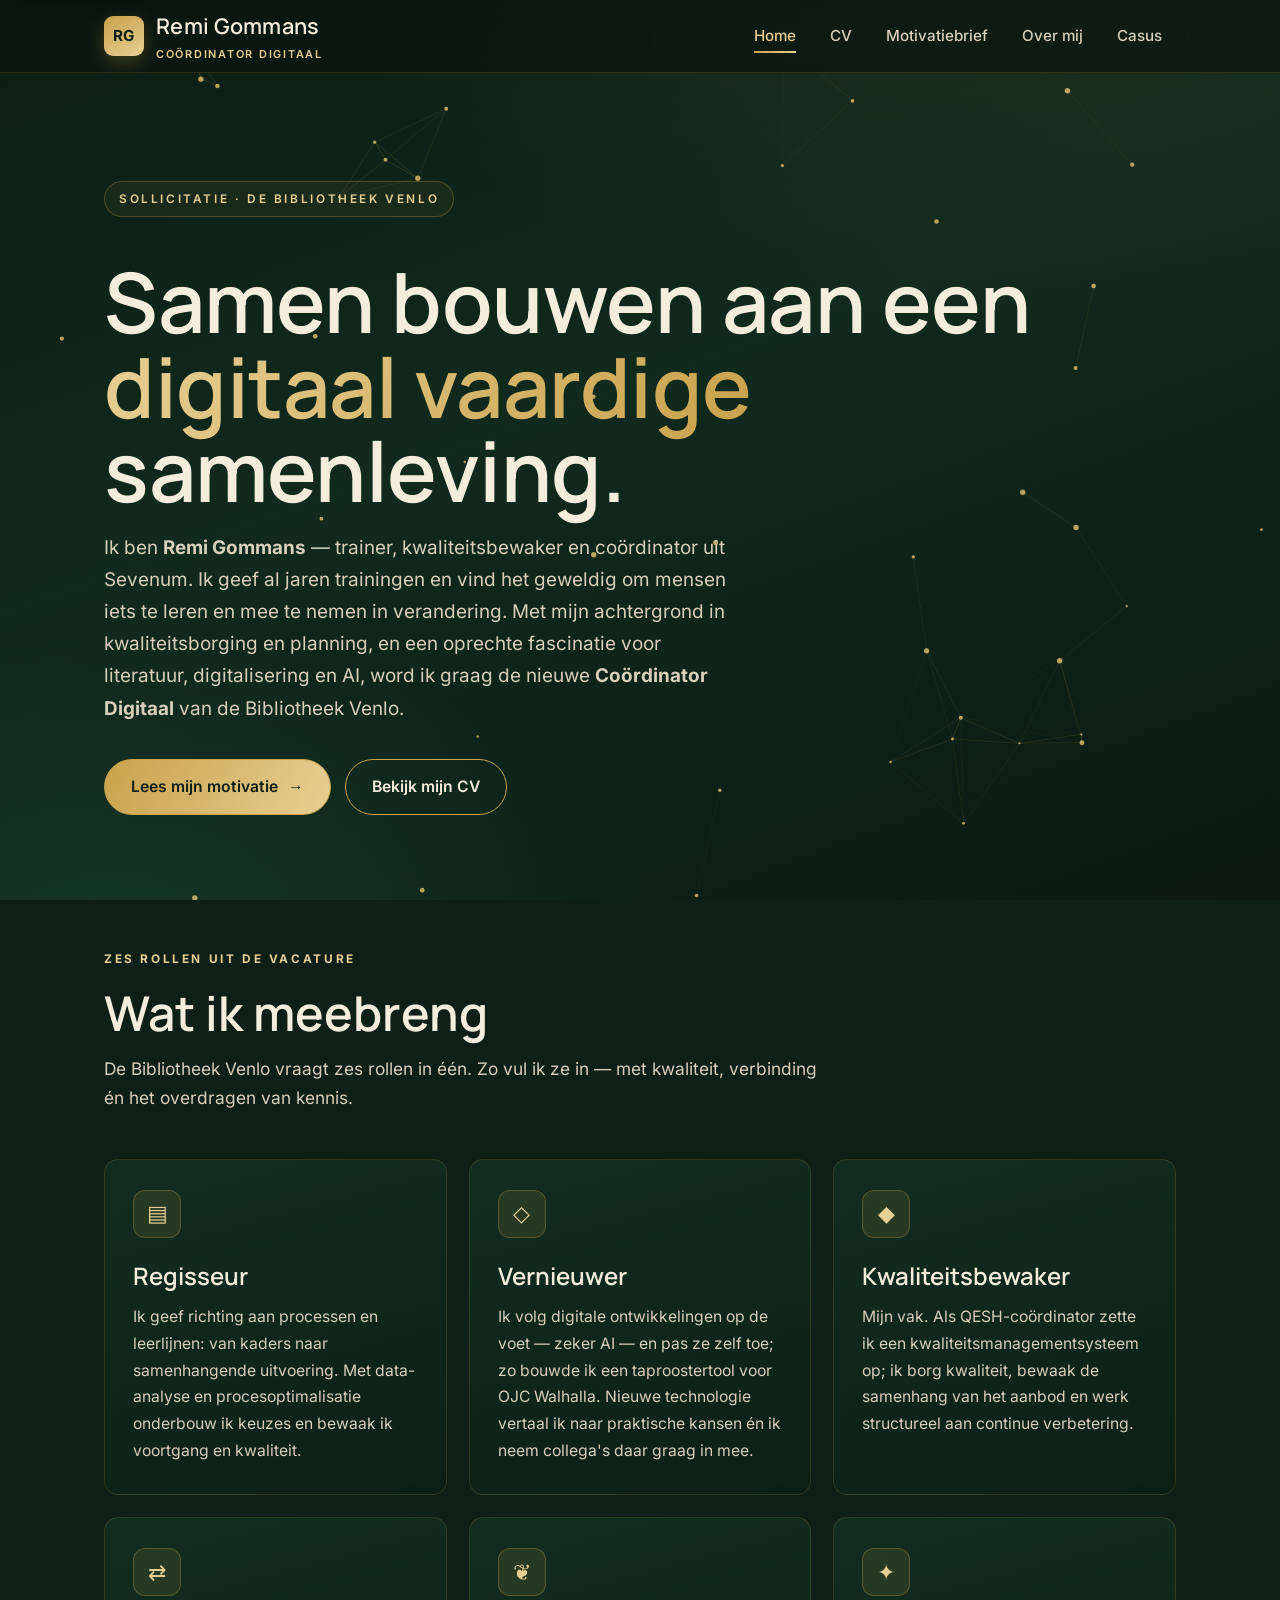
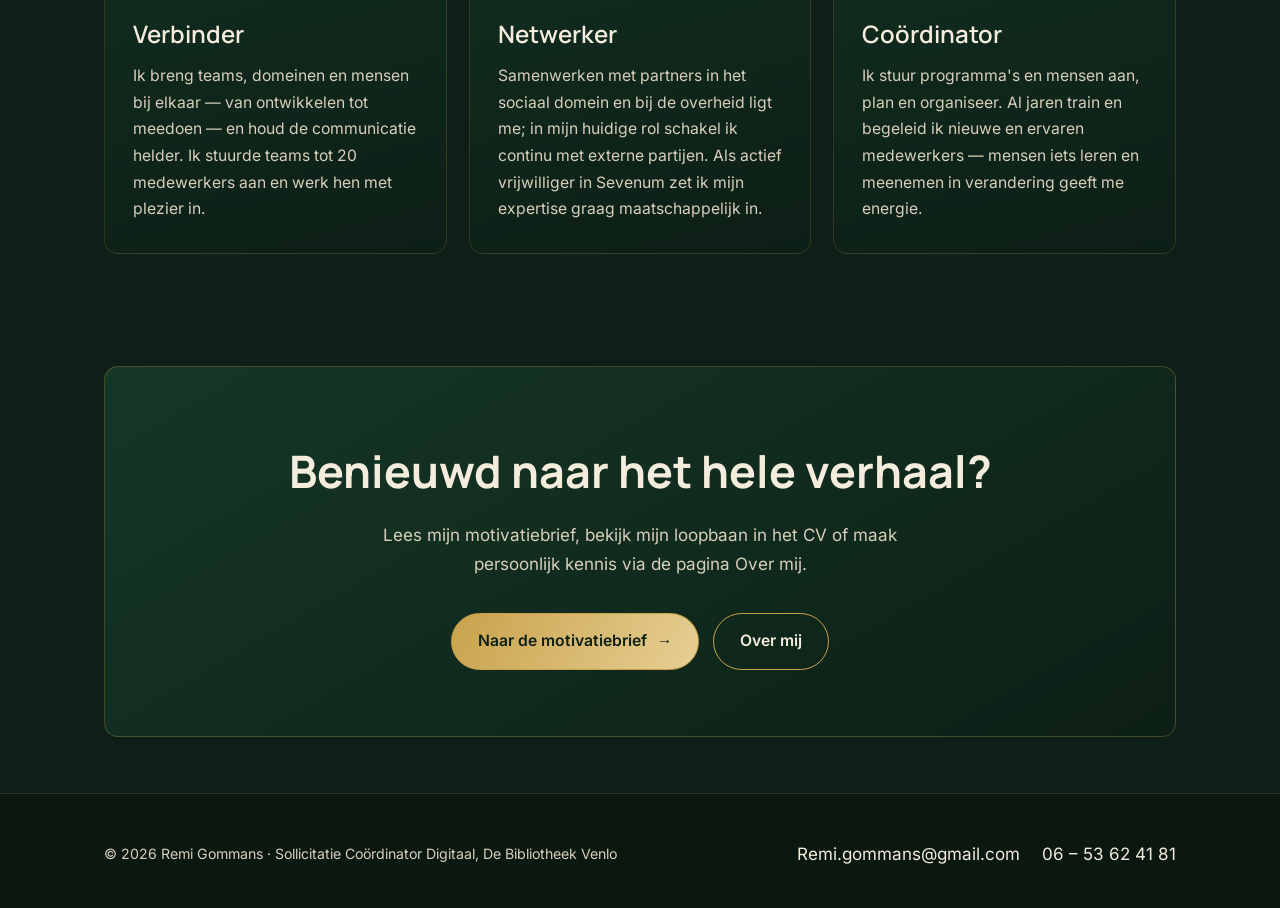
<file: index.html>
<!DOCTYPE html>
<html lang="nl">
<head>
  <meta charset="UTF-8" />
  <meta name="viewport" content="width=device-width, initial-scale=1.0" />
  <title>Remi Gommans — Coördinator Digitaal · Bibliotheek Venlo</title>
  <meta name="description" content="Sollicitatie van Remi Gommans voor de functie Coördinator Digitaal bij de Bibliotheek Venlo. Kwaliteitsbewaker, verbinder en kennisdeler met affiniteit voor digitalisering en AI." />
  <meta name="theme-color" content="#0d1f16" />
  <meta property="og:type" content="website" />
  <meta property="og:site_name" content="Remi Gommans" />
  <meta property="og:title" content="Remi Gommans — Coördinator Digitaal · Bibliotheek Venlo" />
  <meta property="og:description" content="Sollicitatie van Remi Gommans voor de functie Coördinator Digitaal bij de Bibliotheek Venlo. Kwaliteitsbewaker, verbinder en kennisdeler met affiniteit voor digitalisering en AI." />
  <meta property="og:url" content="https://bibliotheek.remigommans.nl/" />
  <meta property="og:image" content="https://bibliotheek.remigommans.nl/assets/img/og-image.jpg" />
  <meta property="og:image:width" content="1200" />
  <meta property="og:image:height" content="630" />
  <meta name="twitter:card" content="summary_large_image" />
  <meta name="twitter:title" content="Remi Gommans — Coördinator Digitaal · Bibliotheek Venlo" />
  <meta name="twitter:description" content="Sollicitatie van Remi Gommans voor de functie Coördinator Digitaal bij de Bibliotheek Venlo. Kwaliteitsbewaker, verbinder en kennisdeler met affiniteit voor digitalisering en AI." />
  <meta name="twitter:image" content="https://bibliotheek.remigommans.nl/assets/img/og-image.jpg" />
  <link rel="icon" href="assets/img/favicon.svg" type="image/svg+xml" />
  <link rel="stylesheet" href="assets/fonts/fonts.css?v=7" />
  <link rel="stylesheet" href="assets/css/style.css?v=7" />
</head>
<body data-bg="network">
  <a class="skip-link" href="#main">Naar inhoud</a>
  <div class="bg" aria-hidden="true"></div>
  <canvas class="bg__canvas" aria-hidden="true"></canvas>
  <div class="bg__lamp" aria-hidden="true"></div>

  <header class="site-header">
    <div class="container nav">
      <a class="brand" href="index.html">
        <span class="brand__mark">RG</span>
        <span>Remi Gommans<small>Coördinator Digitaal</small></span>
      </a>
      <button class="nav__toggle" aria-label="Menu" aria-expanded="false">☰</button>
      <ul class="nav__links">
        <li><a href="index.html" aria-current="page">Home</a></li>
        <li><a href="cv.html">CV</a></li>
        <li><a href="motivatiebrief.html">Motivatiebrief</a></li>
        <li><a href="over-mij.html">Over mij</a></li>
        <li><a href="casus.html">Casus</a></li>
      </ul>
    </div>
  </header>

  <main id="main">
    <!-- HERO -->
    <section class="hero">
      <div class="container">
        <span class="hero__eyebrow reveal">Sollicitatie · De Bibliotheek Venlo</span>
        <h1 class="reveal">Samen bouwen aan een<br /><span class="accent">digitaal vaardige</span> samenleving.</h1>
        <p class="hero__lead reveal">
          Ik ben <strong>Remi Gommans</strong> — trainer, kwaliteitsbewaker en coördinator uit Sevenum.
          Ik geef al jaren trainingen en vind het geweldig om mensen iets te leren en mee te nemen in
          verandering. Met mijn achtergrond in kwaliteitsborging en planning, en een oprechte fascinatie
          voor literatuur, digitalisering en AI, word ik graag de nieuwe
          <strong>Coördinator Digitaal</strong> van de Bibliotheek Venlo.
        </p>
        <div class="hero__actions reveal">
          <a class="btn btn--primary" href="motivatiebrief.html">Lees mijn motivatie <span class="arrow">→</span></a>
          <a class="btn btn--ghost" href="cv.html">Bekijk mijn CV</a>
        </div>
      </div>
    </section>

    <!-- WAT IK MEEBRENG (rollen uit de vacature) -->
    <section class="tight">
      <div class="container">
        <div class="sec-head reveal">
          <span class="kicker">Zes rollen uit de vacature</span>
          <h2>Wat ik meebreng</h2>
          <p>De Bibliotheek Venlo vraagt zes rollen in één. Zo vul ik ze in — met kwaliteit, verbinding én het overdragen van kennis.</p>
        </div>
        <div class="grid grid--3">
          <article class="card reveal">
            <div class="card__icon">▤</div>
            <h3>Regisseur</h3>
            <p>Ik geef richting aan processen en leerlijnen: van kaders naar samenhangende uitvoering. Met data-analyse en procesoptimalisatie onderbouw ik keuzes en bewaak ik voortgang en kwaliteit.</p>
          </article>
          <article class="card reveal">
            <div class="card__icon">◇</div>
            <h3>Vernieuwer</h3>
            <p>Ik volg digitale ontwikkelingen op de voet — zeker AI — en pas ze zelf toe; zo bouwde ik een taproostertool voor OJC Walhalla. Nieuwe technologie vertaal ik naar praktische kansen én ik neem collega's daar graag in mee.</p>
          </article>
          <article class="card reveal">
            <div class="card__icon">◆</div>
            <h3>Kwaliteitsbewaker</h3>
            <p>Mijn vak. Als QESH-coördinator zette ik een kwaliteitsmanagementsysteem op; ik borg kwaliteit, bewaak de samenhang van het aanbod en werk structureel aan continue verbetering.</p>
          </article>
          <article class="card reveal">
            <div class="card__icon">⇄</div>
            <h3>Verbinder</h3>
            <p>Ik breng teams, domeinen en mensen bij elkaar — van ontwikkelen tot meedoen — en houd de communicatie helder. Ik stuurde teams tot 20 medewerkers aan en werk hen met plezier in.</p>
          </article>
          <article class="card reveal">
            <div class="card__icon">❦</div>
            <h3>Netwerker</h3>
            <p>Samenwerken met partners in het sociaal domein en bij de overheid ligt me; in mijn huidige rol schakel ik continu met externe partijen. Als actief vrijwilliger in Sevenum zet ik mijn expertise graag maatschappelijk in.</p>
          </article>
          <article class="card reveal">
            <div class="card__icon">✦</div>
            <h3>Coördinator</h3>
            <p>Ik stuur programma's en mensen aan, plan en organiseer. Al jaren train en begeleid ik nieuwe en ervaren medewerkers — mensen iets leren en meenemen in verandering geeft me energie.</p>
          </article>
        </div>
      </div>
    </section>

    <!-- CTA -->
    <section class="tight">
      <div class="container">
        <div class="cta reveal">
          <h2>Benieuwd naar het hele verhaal?</h2>
          <p>Lees mijn motivatiebrief, bekijk mijn loopbaan in het CV of maak persoonlijk kennis via de pagina Over mij.</p>
          <div class="hero__actions" style="justify-content:center">
            <a class="btn btn--primary" href="motivatiebrief.html">Naar de motivatiebrief <span class="arrow">→</span></a>
            <a class="btn btn--ghost" href="over-mij.html">Over mij</a>
          </div>
        </div>
      </div>
    </section>
  </main>

  <footer class="site-footer">
    <div class="container foot">
      <small>© 2026 Remi Gommans · Sollicitatie Coördinator Digitaal, De Bibliotheek Venlo</small>
      <div class="foot__contact">
        <a href="mailto:Remi.gommans@gmail.com">Remi.gommans@gmail.com</a>
        <a href="tel:+31653624181">06 – 53 62 41 81</a>
      </div>
    </div>
  </footer>

  <script src="assets/js/main.js?v=7"></script>
</body>
</html>
</file>
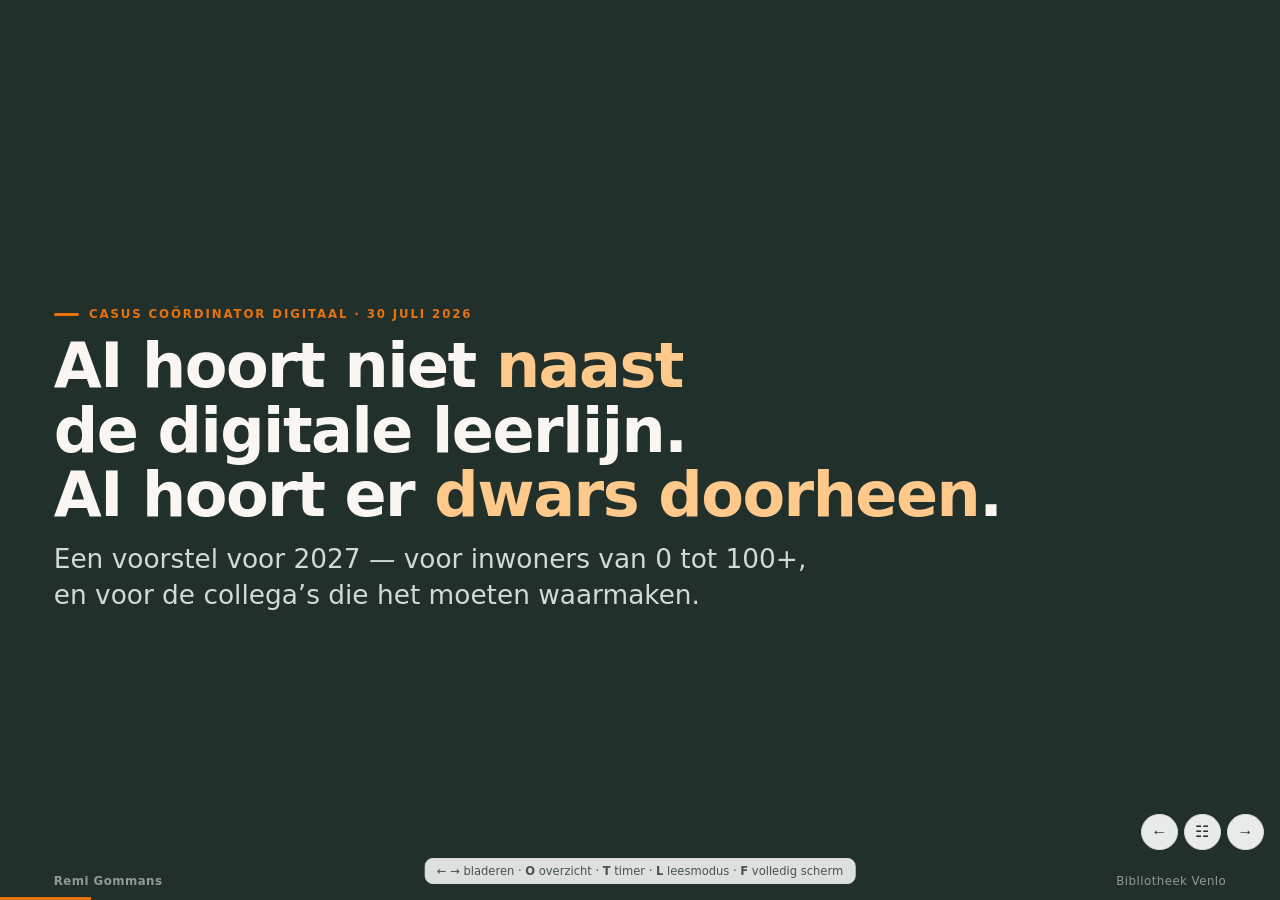
<file: casus.html>
<!DOCTYPE html>
<html lang="nl">
<head>
<meta charset="utf-8">
<meta name="viewport" content="width=device-width, initial-scale=1">
<title>AI in de digitale leerlijn — Bibliotheek Venlo | Remi Gommans</title>
<meta name="description" content="Casusuitwerking Co&ouml;rdinator Digitaal, Bibliotheek Venlo. Voorstel voor een vaste plek voor AI binnen de digitale leerlijn vanaf 2027.">
<meta name="robots" content="noindex">
<style>
/* ============================================================
   HUISSTIJL — pas hier de kleuren aan als je de exacte hexcodes
   van Bibliotheek Venlo hebt. Al het overige volgt deze vars.
   ============================================================ */
:root{
  --oranje:      #E8720C;
  --oranje-diep: #C25A05;
  --oranje-zacht:#FBEADB;
  --donker:      #22302B;
  --donker-2:    #2E403A;
  --grijsgroen:  #47564D;
  --lijn:        #DFDAD3;
  --zand:        #FAF7F2;
  --wit:         #FFFFFF;
  --inkt:        #1A2420;

  --f-xs: clamp(.70rem, min(.92vw, 1.52vh), 1.00rem);
  --f-sm: clamp(.86rem, min(1.18vw, 1.94vh), 1.28rem);
  --f-md: clamp(1.02rem, min(1.48vw, 2.44vh), 1.64rem);
  --f-lg: clamp(1.24rem, min(2.06vw, 3.38vh), 2.24rem);
  --f-xl: clamp(1.72rem, min(3.30vw, 5.35vh), 3.75rem);
  --f-2xl:clamp(2.15rem, min(4.85vw, 7.55vh), 5.25rem);

  --pad: clamp(1.4rem, min(4.2vw, 6.2vh), 5.2rem);
}
*{box-sizing:border-box;margin:0;padding:0}
html,body{height:100%}
body{font-family:"Segoe UI",system-ui,-apple-system,"Helvetica Neue",Arial,sans-serif;
  background:var(--donker);color:var(--inkt);overflow:hidden;-webkit-font-smoothing:antialiased}

#deck{position:fixed;inset:0}
.slide{position:absolute;inset:0;display:none;flex-direction:column;justify-content:center;
  padding:var(--pad);padding-bottom:calc(var(--pad) * .95);
  background:var(--zand);overflow:auto;scrollbar-width:thin}
.slide.active{display:flex;animation:in .32s ease both}
@keyframes in{from{opacity:0;transform:translateY(12px)}to{opacity:1;transform:none}}

.slide.dark{background:var(--donker);color:var(--zand)}
.slide.dark h2{color:var(--wit)}
.slide.dark .kicker{color:var(--oranje)}
.slide.dark .lead{color:#D2DAD5}
.slide.accent{background:var(--oranje);color:#fff}
.slide.accent .kicker{color:#FFE2C6}
.slide.accent h2{color:#fff}

.kicker{font-size:var(--f-xs);font-weight:700;letter-spacing:.16em;text-transform:uppercase;
  color:var(--oranje);margin-bottom:.8rem;display:flex;align-items:center;gap:.6rem;flex-wrap:wrap}
.kicker::before{content:"";width:1.6rem;height:3px;background:currentColor;border-radius:2px;flex:none}
h1{font-size:var(--f-2xl);line-height:1.04;letter-spacing:-.024em;font-weight:800}
h2{font-size:var(--f-xl);line-height:1.09;letter-spacing:-.02em;font-weight:800;color:var(--donker);max-width:26ch}
h3{font-size:var(--f-md);font-weight:800;letter-spacing:-.008em;line-height:1.2}
.lead{font-size:var(--f-lg);line-height:1.38;color:var(--grijsgroen);max-width:46ch;margin-top:.8rem}
p{font-size:var(--f-md);line-height:1.45}
.note{font-size:var(--f-xs);line-height:1.5;color:var(--grijsgroen)}
.slide.dark .note{color:#AFBAB4}
strong{font-weight:800}
em.hl{font-style:normal;color:var(--oranje);font-weight:800}
.slide.dark em.hl,.slide.accent em.hl{color:#FFC98C}

.body{margin-top:clamp(.7rem,2vh,1.8rem);flex:1;min-height:0;display:flex;flex-direction:column;justify-content:center}
.cols{display:grid;gap:clamp(.6rem,1.3vw,1.3rem)}
.c2{grid-template-columns:repeat(2,1fr)}
.c3{grid-template-columns:repeat(3,1fr)}
.split{display:grid;grid-template-columns:1fr 1fr;gap:clamp(1.1rem,3vw,3rem);align-items:center}

.card{background:var(--wit);border:1px solid var(--lijn);border-radius:13px;
  padding:clamp(.7rem,1.35vw,1.35rem);display:flex;flex-direction:column;gap:.35rem}
.card .n{font-size:var(--f-xs);font-weight:800;color:var(--oranje);letter-spacing:.12em;text-transform:uppercase}
.card p{font-size:var(--f-sm);color:var(--grijsgroen);line-height:1.46}
.card.mark{border-color:var(--oranje);border-width:2px}
.slide.dark .card{background:var(--donker-2);border-color:#3C4F48}
.slide.dark .card p{color:#C9D3CD}
.slide.dark .card h3{color:#fff}

.statement{font-size:clamp(1.25rem,min(2.5vw,4.1vh),2.8rem);line-height:1.2;font-weight:800;letter-spacing:-.02em;max-width:22ch}
.statement .u{background:linear-gradient(transparent 62%, rgba(232,114,12,.32) 62%)}
.slide.dark .statement .u{background:linear-gradient(transparent 62%, rgba(232,114,12,.5) 62%)}

ul.ticks{list-style:none;display:flex;flex-direction:column;gap:.5rem}
ul.ticks li{font-size:var(--f-sm);line-height:1.46;padding-left:1.35rem;position:relative;color:var(--grijsgroen)}
ul.ticks li::before{content:"";position:absolute;left:0;top:.5em;width:.45rem;height:.45rem;border-radius:50%;background:var(--oranje)}
ul.ticks li b{color:var(--inkt)}
.slide.dark ul.ticks li{color:#C9D3CD}
.slide.dark ul.ticks li b{color:#fff}

/* agenda */
.agenda{display:flex;flex-direction:column;gap:.5rem}
.ag{display:flex;align-items:baseline;gap:1rem;border-bottom:1px solid var(--lijn);padding-bottom:.5rem}
.ag .anum{font-size:var(--f-lg);font-weight:800;color:var(--oranje);flex:none;width:1.8rem}
.ag .atx b{font-size:var(--f-md);display:block}
.ag .atx span{font-size:var(--f-sm);color:var(--grijsgroen)}
.bronkop{font-size:var(--f-xs);font-weight:800;letter-spacing:.12em;text-transform:uppercase;
  color:var(--oranje);margin-bottom:.5rem}
.slide.dark .ag{border-color:#3C4F48}
.slide.dark .ag .atx span{color:#AFBAB4}

/* drie leerlijnen als strip */
.lijnen{display:grid;grid-template-columns:repeat(3,1fr);gap:clamp(.35rem,.7vw,.75rem);margin-bottom:clamp(.5rem,1.2vh,.9rem)}
.ln{background:var(--wit);border:1px solid var(--lijn);border-left:4px solid var(--oranje);border-radius:9px;
  padding:clamp(.4rem,.75vw,.75rem) clamp(.5rem,.9vw,.9rem)}
.ln b{font-size:var(--f-sm);display:block;line-height:1.25}
.ln span{font-size:var(--f-xs);color:var(--grijsgroen);line-height:1.42}

/* doelgroepen-raster */
.dg{display:grid;grid-template-columns:repeat(5,1fr);gap:clamp(.35rem,.7vw,.75rem)}
.dgc{background:var(--wit);border:1px solid var(--lijn);border-radius:11px;
  padding:clamp(.42rem,.75vw,.85rem);display:flex;flex-direction:column;gap:.28rem;min-width:0}
.dgc .kop{font-size:var(--f-xs);font-weight:800;color:var(--oranje)}
.dgc .naam{font-size:var(--f-sm);font-weight:800;line-height:1.2}
.dgc .tx{font-size:var(--f-xs);line-height:1.42;color:var(--grijsgroen)}
.dgc .gap{margin-top:auto;font-size:var(--f-xs);font-weight:700;
  border-radius:6px;padding:.3rem .45rem;line-height:1.32}
.gap-leeg{background:#FBEADB;color:var(--oranje-diep)}
.gap-iets{background:#EAF0EC;color:#3F6B57}

/* aanbod-rij */
.aanbod{display:grid;grid-template-columns:repeat(5,1fr);gap:clamp(.35rem,.7vw,.75rem)}
.ab{background:var(--wit);border:1px solid var(--lijn);border-radius:11px;padding:clamp(.42rem,.75vw,.85rem);
  display:flex;flex-direction:column;gap:.26rem;min-width:0}
.ab .kop{font-size:var(--f-xs);font-weight:800;color:var(--oranje)}
/* vaste hoogte van drie regels, zodat de activiteiten in alle vijf
   de kaarten op dezelfde hoogte beginnen */
.ab .beh{font-size:var(--f-xs);line-height:1.4;color:var(--grijsgroen);font-style:italic;min-height:4.2em}
.ab .item{font-size:var(--f-sm);line-height:1.32;font-weight:700;
  border-top:1px solid var(--lijn);padding-top:.32rem}
.ab .item span{display:block;font-weight:500;color:var(--grijsgroen);font-size:.86em;line-height:1.38}

/* bandje dwars over */
.band-full{margin-top:clamp(.55rem,1.4vh,1rem);background:var(--donker);color:#fff;border-radius:12px;
  padding:clamp(.5rem,1vw,1rem) clamp(.7rem,1.35vw,1.35rem);display:flex;align-items:center;gap:1rem;flex-wrap:wrap}
.band-full .lb{font-size:var(--f-xs);font-weight:800;letter-spacing:.12em;text-transform:uppercase;color:var(--oranje);flex:none}
.band-full .lt{font-size:var(--f-sm);line-height:1.46;color:#D7DFDA;flex:1;min-width:12rem}
.band-full.oranje{background:var(--oranje)}
.band-full.oranje .lb{color:#FFE2C6}
.band-full.oranje .lt{color:#FFF1E4}

/* citaat */
.quote{border-left:4px solid var(--oranje);padding-left:clamp(.8rem,1.5vw,1.4rem);display:flex;flex-direction:column;gap:.5rem}
.quote q{font-size:clamp(1rem,min(1.55vw,2.55vh),1.72rem);line-height:1.45;font-style:italic;quotes:"\201C" "\201D"}
.quote .bron{font-size:var(--f-xs);color:var(--grijsgroen);font-weight:700}
.slide.dark .quote .bron{color:#AFBAB4}

/* trap */
.trap{display:grid;grid-template-columns:repeat(3,1fr);gap:clamp(.4rem,.85vw,.85rem);align-items:end}
.tr{background:var(--wit);border:1px solid var(--lijn);border-radius:11px;padding:clamp(.5rem,.95vw,.95rem);display:flex;flex-direction:column;gap:.22rem}
.tr:nth-child(1){margin-top:2rem}
.tr:nth-child(2){margin-top:1rem}
.tr:nth-child(3){background:var(--oranje);border-color:var(--oranje);color:#fff}
.tr .st{font-size:var(--f-xs);font-weight:800;color:var(--oranje);letter-spacing:.1em;text-transform:uppercase}
.tr:nth-child(3) .st{color:#FFE2C6}
.tr .tt{font-size:var(--f-md);font-weight:800;line-height:1.15}
.tr .td{font-size:var(--f-sm);color:var(--grijsgroen);line-height:1.42}
.tr:nth-child(3) .td{color:#FFEEDF}

/* leercurve */
.curve{display:grid;grid-template-columns:repeat(4,1fr);gap:clamp(.4rem,.85vw,.85rem);margin-bottom:clamp(.5rem,1.3vh,.95rem)}
.cv{background:var(--wit);border:1px solid var(--lijn);border-radius:11px;padding:clamp(.45rem,.9vw,.9rem);display:flex;flex-direction:column;gap:.18rem}
.cv .fase{font-size:var(--f-xs);font-weight:800;letter-spacing:.1em;text-transform:uppercase;color:var(--grijsgroen)}
.cv .zin{font-size:var(--f-sm);font-weight:800;line-height:1.22}
.cv .wie{margin-top:auto;padding-top:.35rem;font-size:var(--f-xs);line-height:1.32;color:var(--grijsgroen)}
.cv.ons{border-color:var(--oranje);border-width:2px}
.cv.ons .fase{color:var(--oranje)}
.cv.ons .wie{color:var(--oranje-diep);font-weight:700}
.cv.start{background:var(--oranje-zacht)}
.ab .item span.fs{display:block;font-weight:800;font-size:var(--f-xs);letter-spacing:.08em;
  text-transform:uppercase;color:var(--oranje);margin-bottom:.1rem}
/* fase 2 op gelijke hoogte in alle vijf de kaarten, zodat je per fase
   dwars over de doelgroepen heen kunt lezen */
.aanbod.fasen .ab .item:first-of-type{flex:1}

/* keten: de vier fases met de drie overgangen ertussen. De overgangen
   dragen de kleur, want daar zit het werk. */
.keten{display:grid;grid-template-columns:1fr .7fr 1fr .7fr 1fr .7fr 1fr;
  gap:clamp(.25rem,.55vw,.7rem);align-items:stretch}
.keten .cv{justify-content:center;min-height:clamp(5rem,14vh,9.5rem)}
/* een lijntje onder elke fasekaart: oranje waar wij staan */
.keten .cv::after{content:"";display:block;height:4px;border-radius:2px;
  background:var(--lijn);margin:.6rem -.2rem -.2rem}
.keten .cv.ons::after{background:var(--oranje)}
.ovg{display:flex;flex-direction:column;justify-content:center;gap:.16rem;text-align:center;
  padding:0 clamp(.05rem,.25vw,.3rem)}
.ovg .van{font-size:var(--f-xs);font-weight:800;letter-spacing:.09em;text-transform:uppercase;color:var(--grijsgroen)}
.ovg .pijl{font-size:var(--f-lg);line-height:.9;font-weight:800;color:var(--lijn)}
.ovg .nm{font-size:var(--f-md);font-weight:800;line-height:1.14}
.ovg .tx{font-size:var(--f-xs);line-height:1.36;color:var(--grijsgroen)}
.ovg.ons .van,.ovg.ons .pijl{color:var(--oranje)}
.ovg.ons .nm{color:var(--oranje-diep)}

/* tijdlijn */
.tl{display:grid;grid-template-columns:repeat(4,1fr);gap:clamp(.45rem,1vw,1rem);position:relative}
.tl::before{content:"";position:absolute;left:0;right:0;top:.95rem;height:2px;background:var(--lijn)}
.tl-item{position:relative;display:flex;flex-direction:column;gap:.3rem;padding-top:2.2rem}
.tl-item::before{content:"";position:absolute;top:.35rem;left:0;width:1.2rem;height:1.2rem;border-radius:50%;background:var(--oranje);border:3px solid var(--zand)}
.tl-item .wanneer{font-size:var(--f-xs);font-weight:800;letter-spacing:.09em;text-transform:uppercase;color:var(--grijsgroen)}
.tl-item p{font-size:var(--f-sm);color:var(--grijsgroen);line-height:1.42}
.tl-item .result{margin-top:auto;font-size:var(--f-xs);line-height:1.4;background:var(--oranje-zacht);
  border-left:3px solid var(--oranje);padding:.35rem .5rem;border-radius:0 7px 7px 0;color:var(--oranje-diep);font-weight:700}

/* meetniveaus */
.niveau{display:flex;gap:clamp(.55rem,1.2vw,1.2rem);align-items:center;background:var(--wit);
  border:1px solid var(--lijn);border-radius:12px;padding:clamp(.55rem,1vw,1rem)}
.niveau .num{flex:none;width:2rem;height:2rem;border-radius:50%;background:var(--donker);color:#fff;
  display:grid;place-items:center;font-weight:800;font-size:var(--f-sm)}
.niveau p{font-size:var(--f-sm);color:var(--grijsgroen);line-height:1.42}
.niveau.key{border-color:var(--oranje);border-width:2px}
.niveau.key .num{background:var(--oranje)}

.foot{position:absolute;left:var(--pad);right:var(--pad);bottom:clamp(.55rem,1.3vh,1.1rem);
  display:flex;justify-content:space-between;align-items:center;gap:1rem;
  font-size:var(--f-xs);color:var(--grijsgroen);letter-spacing:.04em}
.slide.dark .foot,.slide.accent .foot{color:rgba(255,255,255,.5)}
.foot .mark{font-weight:700}
.badge{position:absolute;top:calc(var(--pad) * .45);right:var(--pad);font-size:var(--f-xs);font-weight:800;
  letter-spacing:.14em;text-transform:uppercase;color:var(--oranje);border:1px solid var(--oranje);
  padding:.22rem .55rem;border-radius:99px}

#bar{position:fixed;left:0;bottom:0;height:3px;background:var(--oranje);width:0;transition:width .3s ease;z-index:60}
#nav{position:fixed;right:1rem;bottom:3.1rem;display:flex;gap:.4rem;z-index:70}
#nav button{width:2.3rem;height:2.3rem;border-radius:50%;border:1px solid var(--lijn);background:rgba(255,255,255,.9);color:var(--donker);cursor:pointer;font-size:1rem;line-height:1}
#nav button:hover{background:var(--oranje);color:#fff;border-color:var(--oranje)}
#timer{position:fixed;left:clamp(.6rem,1.2vw,1.2rem);top:clamp(.5rem,1.4vh,1rem);z-index:70;display:none;
  font-variant-numeric:tabular-nums;font-weight:800;font-size:.9rem;background:var(--donker);color:#fff;
  padding:.3rem .65rem;border-radius:8px;opacity:.9}
#timer.warn{background:#B8860B}
#timer.over{background:#A32B12}
#hint{position:fixed;left:50%;bottom:1rem;transform:translateX(-50%);z-index:70;font-size:.72rem;color:var(--grijsgroen);
  background:rgba(255,255,255,.85);padding:.3rem .7rem;border-radius:8px;border:1px solid var(--lijn);transition:opacity .5s ease}
#hint.hide{opacity:0;pointer-events:none}

#overzicht{position:fixed;inset:0;background:var(--donker);z-index:90;display:none;padding:clamp(1.2rem,3vw,2.6rem);overflow:auto}
#overzicht.open{display:block}
#overzicht h4{color:var(--oranje);font-size:var(--f-xs);letter-spacing:.16em;text-transform:uppercase;margin:0 0 .8rem}
#overzicht h4.sec{margin-top:1.6rem}
.grid-ov{display:grid;grid-template-columns:repeat(auto-fill,minmax(190px,1fr));gap:.6rem}
.ov{background:var(--donker-2);border:1px solid #3C4F48;border-radius:10px;padding:.7rem .85rem;cursor:pointer;color:#fff;text-align:left;font-family:inherit}
.ov:hover{border-color:var(--oranje);background:#374B44}
.ov .oi{font-size:.65rem;color:var(--oranje);font-weight:800;letter-spacing:.1em}
.ov .ot{font-size:.85rem;font-weight:700;line-height:1.26;margin-top:.15rem}

body.lees{overflow:auto;background:var(--zand)}
body.lees #deck{position:static;inset:auto}
body.lees .slide{position:relative;inset:auto;display:flex;min-height:min(88vh,780px);border-bottom:1px solid var(--lijn);animation:none;overflow:visible}
body.lees .foot{position:absolute}

@media (max-width:900px){
  .c2,.c3,.split,.tl,.trap,.lijnen,.keten{grid-template-columns:1fr}
  .dg,.aanbod,.curve{grid-template-columns:repeat(2,1fr)}
  .band-full .lb{flex:0 1 auto}
  .tl::before{display:none}
  .tl-item{padding-top:0;padding-left:2rem}
  .tl-item::before{top:.05rem}
  .tr:nth-child(1),.tr:nth-child(2){margin-top:0}
  body{overflow:auto}
  #deck{position:static;inset:auto}
  .slide{position:relative;inset:auto;display:flex;min-height:100vh;overflow:visible}
  .slide:not(.active){display:flex}
  #hint{display:none}
}
@media print{
  body,body.lees{overflow:visible}
  .slide{position:relative;inset:auto;display:flex!important;page-break-after:always;min-height:96vh}
  #nav,#bar,#timer,#hint,#overzicht{display:none!important}
}
</style>
</head>
<body>
<div id="deck">

<!-- 1 =============================================== -->
<section class="slide dark active" data-titel="Titel">
  <div class="body">
    <div class="kicker">Casus Co&ouml;rdinator Digitaal &middot; 30 juli 2026</div>
    <h1>AI hoort niet <em class="hl">naast</em><br>de digitale leerlijn.<br>AI hoort er <em class="hl">dwars doorheen</em>.</h1>
    <p class="lead">Een voorstel voor 2027 &mdash; voor inwoners van 0 tot 100+, en voor de collega&rsquo;s die het moeten waarmaken.</p>
  </div>
  <div class="foot"><span class="mark">Remi Gommans</span><span>Bibliotheek Venlo</span></div>
</section>

<!-- 2 =============================================== -->
<section class="slide" data-titel="Inhoud">
  <div class="kicker">Inhoud</div>
  <h2>Wat ik jullie laat zien</h2>
  <div class="body">
    <div class="agenda">
      <div class="ag"><span class="anum">1</span><span class="atx"><b>De opdracht</b><span>Wat er precies gevraagd wordt</span></span></div>
      <div class="ag"><span class="anum">2</span><span class="atx"><b>Waar we nu staan</b><span>Bij de Bibliotheek Venlo &eacute;n landelijk</span></span></div>
      <div class="ag"><span class="anum">3</span><span class="atx"><b>Positionering</b><span>Onze rol, en de vier fases waarin mensen leren</span></span></div>
      <div class="ag"><span class="anum">4</span><span class="atx"><b>Het aanbod</b><span>Per overgang, per doelgroep &mdash; en waar onze rol eindigt</span></span></div>
      <div class="ag"><span class="anum">5</span><span class="atx"><b>Het eerste jaar &amp; hoe we het meten</b><span>Vier stappen, vier meetniveaus</span></span></div>
    </div>
  </div>
  <div class="foot"><span class="mark">AI in de digitale leerlijn</span><span>02</span></div>
</section>

<!-- 3 =============================================== -->
<section class="slide dark" data-titel="De opdracht">
  <div class="kicker">De opdracht</div>
  <h2 style="max-width:30ch">&ldquo;AI moet vanaf 2027 een vaste plek krijgen binnen de digitale leerlijn.&rdquo;</h2>
  <div class="body">
    <div class="cols c3">
      <div class="card"><div class="n">Vraag 1</div><h3>Positionering per doelgroep</h3><p>Voor wie is het relevant? Waar begint het? Waar eindigt het? En wat is onze rol daarin?</p></div>
      <div class="card"><div class="n">Vraag 2</div><h3>Stappen in het eerste jaar</h3><p>Wat doen we concreet om dit te realiseren?</p></div>
      <div class="card"><div class="n">Vraag 3</div><h3>Hoe weten we dat het werkt</h3><p>Waaraan meten we of de aanpak succesvol is?</p></div>
    </div>
  </div>
  <div class="foot"><span class="mark">AI in de digitale leerlijn</span><span>03</span></div>
</section>

<!-- 4 =============================================== -->
<section class="slide" data-titel="Stand van zaken &amp; de witte vlekken">
  <div class="kicker">Waar we nu staan &middot; Bibliotheek Venlo</div>
  <h2 style="max-width:34ch">Dit ligt er al &mdash; en hier zitten de gaten</h2>
  <div class="body">
    <div class="lijnen">
      <div class="ln"><b>Digitale inclusie</b><span>Curatief &middot; Klik &amp; Tik, Digisterker, DigiVitaler, Digicaf&eacute;, IDO sinds 2019</span></div>
      <div class="ln"><b>Digitaal burgerschap</b><span>Preventief &middot; lezingen en workshops voor wie al enigszins vaardig is</span></div>
      <div class="ln"><b>Digitale geletterdheid jeugd</b><span>Digitale leeslijn 4&ndash;12 &middot; Digikoffer</span></div>
    </div>
    <div class="dg">
      <div class="dgc">
        <div class="kop">0&ndash;12 + ouders</div><div class="naam">Kind en opvoeder</div>
        <div class="tx">BoekStart, leeslijn 4&ndash;12, Digikoffer</div>
        <div class="gap gap-leeg">Nog geen AI-aanbod</div>
      </div>
      <div class="dgc">
        <div class="kop">12&ndash;18</div><div class="naam">Jongere</div>
        <div class="tx">Programmering via onderwijs en vestigingen</div>
        <div class="gap gap-leeg">Nog geen AI-aanbod</div>
      </div>
      <div class="dgc">
        <div class="kop">18&ndash;30</div><div class="naam">Studerend &amp; startend</div>
        <div class="tx">Studieplekken, online collectie</div>
        <div class="gap gap-leeg">Nog geen AI-aanbod</div>
      </div>
      <div class="dgc">
        <div class="kop">30&ndash;67</div><div class="naam">Werkend &amp; opvoedend</div>
        <div class="tx">Digicaf&eacute;, cursusaanbod, lezingen</div>
        <div class="gap gap-iets">Incidenteel &mdash; 2 lezingen in 2025</div>
      </div>
      <div class="dgc">
        <div class="kop">67+</div><div class="naam">Senior</div>
        <div class="tx">Klik &amp; Tik, Digisterker, DigiVitaler, IDO</div>
        <div class="gap gap-iets">Eenmalig &mdash; workshop ChatGPT 2025</div>
      </div>
    </div>
    <div class="band-full">
      <span class="lb">De diagnose</span>
      <span class="lt">Het aanbod in 2025 was goed bezocht en goed gewaardeerd &mdash; maar incidenteel. Drie van de vijf doelgroepen hebben n&oacute;g niets. De opgave is dus niet &ldquo;meer AI-activiteiten&rdquo;, maar <strong style="color:#fff">dekking over de hele lijn, structureel.</strong></span>
    </div>
    <p class="note" style="margin-top:.55rem">Opgebouwd uit openbare bronnen. Aanvulling is welkom.</p>
  </div>
  <div class="foot"><span class="mark">AI in de digitale leerlijn</span><span>04</span></div>
</section>

<!-- 5 =============================================== -->
<section class="slide dark" data-titel="Stand van zaken &middot; landelijk">
  <div class="kicker">Waar we nu staan &middot; landelijk</div>
  <h2>Drie ontwikkelingen maken 2027 een scharnierjaar</h2>
  <div class="body">
    <div class="cols c3">
      <div class="card">
        <div class="n">Vernieuwde Wsob</div><h3>Waarschijnlijk per 1 januari 2027</h3>
        <p>Zorgplicht voor gemeenten. De gemeente maakt elke vier jaar een meerjarenplan mét de bibliotheek. Wij leveren data over gebruik, bereik en maatschappelijke impact. Digitale inclusie wordt expliciet genoemd.</p>
      </div>
      <div class="card">
        <div class="n">KB &middot; Digitaal Burgerschap</div><h3>Het programma eindigt in 2027</h3>
        <p>Nu nog beschikbaar: Basis AI-cursus, AI-Inspiratiegids, AI-Parade. In 2024 deed 89% van de bibliotheken al iets met digitaal burgerschap &mdash; AI was een van de populairste onderwerpen.</p>
      </div>
      <div class="card">
        <div class="n">Onderwijs</div><h3>Kerndoelen per augustus 2027</h3>
        <p>De kerndoelen digitale geletterdheid worden dan wettelijk verplicht in het primair onderwijs. Scholen gaan vanaf dat moment zoeken naar partners.</p>
      </div>
    </div>
    <p class="lead" style="max-width:74ch;margin-top:clamp(.9rem,2.2vh,1.6rem)">
      Drie deadlines vallen samen in 2027.
    </p>
  </div>
  <div class="foot"><span class="mark">AI in de digitale leerlijn</span><span>05</span></div>
</section>

<!-- 6 =============================================== -->
<section class="slide" data-titel="Geen vierde programmalijn">
  <div class="kicker">Positionering &middot; de kern van mijn voorstel</div>
  <h2>Geen vierde programmalijn</h2>
  <div class="body">
    <div class="split" style="align-items:flex-start">
      <div>
        <p class="statement"><span class="u">Drie leerlijnen. Drie keer AI erin.</span></p>
        <p class="lead" style="max-width:40ch">Elke lijn houdt zijn eigen doelgroep, zijn eigen partners en zijn eigen momenten. Wat erbij komt is de AI-vraag die daar hoort &mdash; en verder niets.</p>
      </div>
      <div class="cols" style="gap:.55rem">
        <div class="card"><div class="n">In digitale inclusie</div><p>Hulp bij brieven en formulieren</p></div>
        <div class="card"><div class="n">In digitaal burgerschap</div><p>Wat is echt, wat is betrouwbaar, hoe blijf je zelf nadenken</p></div>
        <div class="card"><div class="n">In digitale geletterdheid jeugd</div><p>AI in schoolwerk, AI-beelden, chatbots als vriend</p></div>
      </div>
    </div>
    <div class="band-full">
      <span class="lb">Waarom dit de kern is</span>
      <span class="lt">Zet je AI ernaast, dan krijg je dubbel en tegenstrijdig werk. <strong style="color:#fff">Zet je het erover&shy;heen, dan versterkt het wat er al staat.</strong></span>
    </div>
  </div>
  <div class="foot"><span class="mark">AI in de digitale leerlijn</span><span>06</span></div>
</section>

<!-- 7 =============================================== -->
<section class="slide" data-titel="De rol van de bibliotheek">
  <div class="kicker">Positionering &middot; wat is onze rol?</div>
  <h2>Warenhuis, wegwijzer, werkplaats &mdash; nu ook voor AI</h2>
  <div class="body">
    <div class="cols c3">
      <div class="card"><div class="n">Warenhuis &middot; slimmer</div><h3>Betrouwbare informatie</h3><p>Onafhankelijke, actuele uitleg over AI &mdash; naast de collectie die we al hebben.</p></div>
      <div class="card"><div class="n">Wegwijzer &middot; vaardiger</div><h3>Hulp bij de echte vraag</h3><p>Niet een cursus over techniek, maar hulp bij díé brief. Het IDO als natuurlijke voordeur.</p></div>
      <div class="card"><div class="n">Werkplaats &middot; creatiever</div><h3>Veilig zelf proberen</h3><p>Uitproberen zonder kosten en zonder dat je iets fout kunt doen.</p></div>
    </div>
    <div class="quote" style="margin-top:clamp(.8rem,2vh,1.4rem)">
      <q>Het is dan niet ondenkbaar dat bibliotheken in de toekomst een rol gaan spelen in het collectief toegankelijk maken van hoogwaardige kunstmatige intelligentie, net zoals zij dat eerder deden met boeken, tijdschriften, internet en digitale vaardigheden.</q>
      <span class="bron">Erik Reuvers, adviseur Digitale Geletterdheid bij Probiblio &mdash; column &ldquo;Van toegang tot kennis naar toegang tot denkvermogen&rdquo;, 1 juli 2026</span>
    </div>
  </div>
  <div class="foot"><span class="mark">AI in de digitale leerlijn</span><span>07</span></div>
</section>

<!-- 8 =============================================== -->
<section class="slide" data-titel="De vier fases">
  <div class="kicker">Positionering &middot; waar begint het?</div>
  <h2 style="max-width:36ch">Wij beginnen één fase eerder dan de cursus</h2>
  <div class="body">
    <p class="note" style="margin-bottom:clamp(.5rem,1.4vh,1rem)">Een cursus begint bij wie al wéét dat hij iets mist. Het grootste deel van Venlo weet dat nog niet.</p>
    <div class="keten">
      <div class="cv ons">
        <span class="fase">Fase 1 &middot; onbewust onbekwaam</span>
        <span class="zin">&ldquo;Dat is niks voor mij&rdquo;</span>
      </div>
      <div class="ovg ons">
        <span class="van">Overgang 1</span>
        <span class="pijl">&rarr;</span>
        <span class="nm">Bewustwording</span>
      </div>
      <div class="cv ons">
        <span class="fase">Fase 2 &middot; bewust onbekwaam</span>
        <span class="zin">&ldquo;Nu zie ik wat ik mis&rdquo;</span>
      </div>
      <div class="ovg ons">
        <span class="van">Overgang 2</span>
        <span class="pijl">&rarr;</span>
        <span class="nm">Leren</span>
      </div>
      <div class="cv">
        <span class="fase">Fase 3 &middot; bewust bekwaam</span>
        <span class="zin">&ldquo;Ik snap wat ik doe&rdquo;</span>
      </div>
      <div class="ovg">
        <span class="van">Overgang 3</span>
        <span class="pijl">&rarr;</span>
        <span class="nm">Routine</span>
      </div>
      <div class="cv">
        <span class="fase">Fase 4 &middot; onbewust bekwaam</span>
        <span class="zin">&ldquo;Ik kan niet meer zonder&rdquo;</span>
      </div>
    </div>
  </div>
  <div class="foot"><span class="mark">AI in de digitale leerlijn</span><span>08</span></div>
</section>

<!-- 9 =============================================== -->
<section class="slide" data-titel="Het aanbod &middot; overgang 1">
  <div class="kicker">Het aanbod &middot; overgang 1 &middot; bewustwording</div>
  <h2 style="max-width:38ch">Niemand meldt zich aan voor fase 1</h2>
  <div class="body">
    <p class="note" style="margin-bottom:clamp(.5rem,1.4vh,1rem)">Dus laten we het zien. Geen cursus &mdash; vijf minuten waarin iemand zelf ontdekt wat ermee kan, op een plek waar hij toch al kwam.</p>
    <div class="aanbod fasen">
      <div class="ab">
        <div class="kop">0&ndash;12 + ouders</div>
        <div class="item">Verzin een dier &mdash; en zie het verschijnen<span>maandelijks &middot; bij het voorleesuur &middot; met BoekStart</span></div>
      </div>
      <div class="ab">
        <div class="kop">12&ndash;18</div>
        <div class="item">Jouw idee, binnen vijf minuten een poster<span>doorlopend &middot; in de bieb en op school &middot; met team Onderwijs</span></div>
      </div>
      <div class="ab">
        <div class="kop">18&ndash;30</div>
        <div class="item">Laat je stof samenvatten &mdash; en controleer het samen<span>tentamenperiodes &middot; aan de studietafels &middot; Stadsbibliotheek</span></div>
      </div>
      <div class="ab">
        <div class="kop">30&ndash;67</div>
        <div class="item">Uw eigen brief, ter plekke in gewone taal<span>doorlopend &middot; in Klik &amp; Tik en Digisterker &middot; eigen medewerkers</span></div>
      </div>
      <div class="ab">
        <div class="kop">67+</div>
        <div class="item">Stel samen &eacute;&eacute;n vraag, en hoor het antwoord<span>wekelijks &middot; aan de IDO- en Digicaf&eacute;-tafel</span></div>
      </div>
    </div>
    <div class="band-full">
      <span class="lb">Elk moment is ook een peiling</span>
      <span class="lt">Wie meedoet, laat zien wat hij wil weten. Zo halen we de behoefte op waar mensen toch al zijn &mdash; balie, IDO, Digicaf&eacute;, cursussen &mdash; aangevuld met korte vragenlijsten bij <strong style="color:#fff">S.O.B. Venlo, VieCuri en de scholen.</strong> Geen apart onderzoekstraject, wel een echt beeld.</span>
    </div>
  </div>
  <div class="foot"><span class="mark">AI in de digitale leerlijn</span><span>09</span></div>
</section>

<!-- 10 =============================================== -->
<section class="slide" data-titel="Het aanbod &middot; overgang 2">
  <div class="kicker">Het aanbod &middot; overgang 2 &middot; leren</div>
  <h2 style="max-width:40ch">Voor wie wéét dat hij iets mist</h2>
  <div class="body">
    <div class="aanbod">
      <div class="ab">
        <div class="kop">0&ndash;12 + ouders</div>
        <div class="beh">Ouders weten niet wat AI doet in speelgoed, zoekmachines en huiswerk</div>
        <div class="item">AI-module in de Digikoffer<span>doorlopend &middot; groep 6&ndash;8</span></div>
        <div class="item">&ldquo;Voorlezen met een robot&rdquo;<span>maandelijks &middot; 6&ndash;9 jaar, met nagesprek voor ouders</span></div>
        <div class="item">Ouderavond &ldquo;AI thuis&rdquo;<span>1&times; per kwartaal &middot; met de basisscholen en BoekStart</span></div>
      </div>
      <div class="ab">
        <div class="kop">12&ndash;18</div>
        <div class="beh">Huiswerk, deepfakes, chatbots als vriend &mdash; en wat mag van school?</div>
        <div class="item">Workshop &ldquo;Echt of nep?&rdquo;<span>doorlopend &middot; 45 min, in de bieb</span></div>
        <div class="item">Week van de Mediawijsheid<span>jaarlijks &middot; landelijk materiaal</span></div>
        <div class="item">Gastles &ldquo;AI en je huiswerk&rdquo;<span>op aanvraag &middot; met de VO-scholen</span></div>
      </div>
      <div class="ab">
        <div class="kop">18&ndash;30</div>
        <div class="beh">AI bij studie, sollicitatie en de eerste baan</div>
        <div class="item">Workshop &ldquo;Solliciteren met AI&rdquo;<span>doorlopend &middot; op afspraak, Stadsbibliotheek</span></div>
        <div class="item">Kort traject &ldquo;Werken met AI&rdquo;<span>3 avonden, 2&times; per jaar</span></div>
        <div class="item">Avondsessie &ldquo;AI en je toekomst&rdquo;<span>2&times; per jaar &middot; met het Leerwerkloket</span></div>
      </div>
      <div class="ab">
        <div class="kop">30&ndash;67</div>
        <div class="beh">AI op het werk, en tegelijk als ouder willen bijblijven</div>
        <div class="item">Basis AI-cursus<span>doorlopend &middot; 3 avonden per groep, landelijk materiaal</span></div>
        <div class="item">&ldquo;Wat doet mijn kind hiermee?&rdquo;<span>2&times; per jaar &middot; in de vestigingen</span></div>
        <div class="item">&ldquo;AI op het werk&rdquo;<span>3&times; per jaar &middot; met het Leerwerkloket</span></div>
      </div>
      <div class="ab">
        <div class="kop">67+</div>
        <div class="beh">Meedoen, brieven begrijpen &mdash; en niet opgelicht worden</div>
        <div class="item">AI-uur in het Digicaf&eacute;<span>doorlopend &middot; alle vestigingen</span></div>
        <div class="item">Cursus &ldquo;AI voor beginners&rdquo;<span>4 bijeenkomsten, 3&times; per jaar &middot; roulerend</span></div>
        <div class="item">&ldquo;Nep aan de telefoon&rdquo;<span>2&times; per jaar &middot; met politie en bank</span></div>
      </div>
    </div>
    <div class="band-full">
      <span class="lb">Dwars door alle vijf</span>
      <span class="lt"><strong style="color:#fff">De AI-vraagbaak</strong> &mdash; een wekelijks inloopspreekuur naast het IDO.</span>
    </div>
  </div>
  <div class="foot"><span class="mark">AI in de digitale leerlijn</span><span>10</span></div>
</section>
<!-- 11 =============================================== -->
<section class="slide dark" data-titel="Waar eindigt het?">
  <div class="kicker">Positionering &middot; waar eindigt het?</div>
  <h2>De leerlijn eindigt niet.<br>Onze rol <em class="hl">wél</em>.</h2>
  <div class="body">
    <p class="lead" style="max-width:62ch;margin:0 0 clamp(.5rem,1.4vh,1rem)">Overgang 3 &mdash; van kunnen naar routine &mdash; laten we bewust los: die bouwt iemand op in zijn eigen praktijk. Wij zijn geen opleidingsinstituut, maar de gratis en onafhankelijke start &mdash; én de doorverwijzer. Drie routes, afhankelijk van waaróm iemand verder wil.</p>
    <div class="cols c3">
      <div class="card">
        <div class="n">Route 1 &middot; naar werk en beroep</div>
        <h3>Wie AI in zijn vak wil gebruiken</h3>
        <ul class="ticks" style="margin-top:.25rem">
          <li><b>Gilde Opleidingen</b> &mdash; mbo en Educatie, in Venlo</li>
          <li><b>Vista College</b> &mdash; mbo Limburg</li>
          <li><b>Leerwerkloket Noord-Limburg</b> en het Werkgeversservicepunt</li>
          <li><b>De eigen werkgever</b> &mdash; scholingsbudget of O&amp;O-fonds</li>
        </ul>
      </div>
      <div class="card">
        <div class="n">Route 2 &middot; naar verdieping</div>
        <h3>Wie verder wil dan wij gaan</h3>
        <ul class="ticks" style="margin-top:.25rem">
          <li><b>Fontys Venlo</b> &mdash; hbo, ook deeltijd</li>
          <li><b>Universiteit Maastricht</b>, Campus Venlo</li>
          <li><b>Brightlands Campus Greenport Venlo</b> &mdash; voor ondernemers</li>
          <li><b>Volksuniversiteit en SeniorWeb</b> &mdash; voor wie het als hobby doet</li>
        </ul>
      </div>
      <div class="card">
        <div class="n">Route 3 &middot; naar hulp die niet digitaal is</div>
        <h3>Als de vraag ergens anders vandaan komt</h3>
        <ul class="ticks" style="margin-top:.25rem">
          <li><b>Incluzio Sociale Basis</b> en de wijkteams</li>
          <li><b>Gemeente Venlo</b> &mdash; schulddienstverlening, Wmo-loket</li>
          <li><b>VieCuri</b> &mdash; bij zorg- en gezondheidsvragen</li>
          <li><b>Stichting Lezen &amp; Schrijven</b> &mdash; bij laaggeletterdheid</li>
        </ul>
      </div>
    </div>
  </div>
  <div class="foot"><span class="mark">AI in de digitale leerlijn</span><span>11</span></div>
</section>

<!-- 12 =============================================== -->
<section class="slide" data-titel="Het eerste jaar">
  <div class="kicker">Het eerste jaar</div>
  <h2 style="max-width:42ch">Van september 2026 naar een geborgde plek in 2027</h2>
  <div class="body">
    <div class="tl">
      <div class="tl-item">
        <div class="wanneer">Sep &ndash; okt 2026</div>
        <h3>1. Peilen &amp; ophalen</h3>
        <p>Behoefte ophalen bij inwoners en partners. Tegelijk inventariseren wat er per afdeling al loopt.</p>
        <div class="result">Nulmeting</div>
      </div>
      <div class="tl-item">
        <div class="wanneer">Nov &ndash; dec 2026</div>
        <h3>2. Verankeren</h3>
        <p>Het jaarprogramma 2027 wordt nú geschreven. Dit is het raam. Afstemmen met samenwerkingspartners over hun aanbod.</p>
        <div class="result">AI staat in het jaarprogramma 2027</div>
      </div>
      <div class="tl-item">
        <div class="wanneer">Jan &ndash; mrt 2027</div>
        <h3>3. Toerusten</h3>
        <p>Collega&rsquo;s en vrijwilligers eerst. Basis AI-cursus voor iedereen met klantcontact.</p>
        <div class="result">Elke vestiging een aanspreekpunt</div>
      </div>
      <div class="tl-item">
        <div class="wanneer">Apr &ndash; sep 2027</div>
        <h3>4. Uitvoeren &amp; leren</h3>
        <p>Uitrol per doelgroep, te beginnen bij 67+ en de jeugd. De AI-vraagbaak gaat van start.</p>
        <div class="result">Doorlopend aanbod in de kalender</div>
      </div>
    </div>
    <div class="band-full">
      <span class="lb">Waar jaar 1 op uitkomt</span>
      <span class="lt">Eén jaarplanning 2027 waarin AI staat ingeroosterd in alle drie de bestaande leerlijnen &mdash; digitale inclusie, basisvaardigheden en persoonlijke ontwikkeling. <strong style="color:#fff">Geen apart AI-programma ernaast, maar AI ingeschreven in wat er toch al staat.</strong></span>
    </div>
  </div>
  <div class="foot"><span class="mark">AI in de digitale leerlijn</span><span>12</span></div>
</section>

<!-- 13 =============================================== -->
<section class="slide" data-titel="Hoe weten we dat het werkt?">
  <div class="kicker">Hoe weten we dat het werkt?</div>
  <h2>Vier niveaus &mdash; en &eacute;&eacute;n die er echt toe doet</h2>
  <div class="body">
    <div class="cols" style="gap:.5rem">
      <div class="niveau"><div class="num">1</div><div><h3>Bereik</h3><p>Deelnemers per doelgroep en per vestiging &mdash; ook in de kernen, niet alleen de Stadsbibliotheek</p></div></div>
      <div class="niveau"><div class="num">2</div><div><h3>Leerresultaat</h3><p>Drie vragen vóór en na afloop. Niet wetenschappelijk, wel vergelijkbaar over de tijd</p></div></div>
      <div class="niveau key"><div class="num">3</div><div><h3>Doorstroom &mdash; de kernindicator</h3><p>Van een vraag bij het IDO naar een cursus, en van een cursus naar verdieping</p></div></div>
      <div class="niveau"><div class="num">4</div><div><h3>Toepassing</h3><p>Drie maanden later één vraag aan een kleine groep deelnemers: hebt u het sindsdien gebruikt, en waarvoor?</p></div></div>
    </div>
  </div>
  <div class="foot"><span class="mark">AI in de digitale leerlijn</span><span>13</span></div>
</section>

<!-- 14 =============================================== -->
<section class="slide dark" data-titel="Samenvatting &amp; vragen">
  <div class="badge">Slot</div>
  <div class="kicker">Samengevat &middot; einde van de presentatie</div>
  <h2 style="max-width:32ch">Het verhaal in vier zinnen &mdash; en dan uw vragen</h2>
  <div class="body">
    <div class="split">
      <div class="agenda">
        <div class="ag"><span class="anum">1</span><span class="atx"><b>Geen vierde programmalijn</b><span>AI is een laag dwars door de drie leerlijnen die er al liggen</span></span></div>
        <div class="ag"><span class="anum">2</span><span class="atx"><b>Wij beginnen één fase eerder</b><span>Bewustwording op de plekken waar mensen al komen &mdash; voorleesuur, studietafel, balie, IDO, Digicaf&eacute;</span></span></div>
        <div class="ag"><span class="anum">3</span><span class="atx"><b>Leeraanbod van 0 tot 100+</b><span>Per doelgroep doorlopend, periodiek en met een partner &mdash; tot waar beroepsmatige scholing begint</span></span></div>
        <div class="ag" style="border-bottom:0"><span class="anum">4</span><span class="atx"><b>In 2027 staat het in de jaarplanning</b><span>Vier stappen in jaar 1, en we meten doorstroom &mdash; niet alleen bereik</span></span></div>
      </div>
      <div>
        <p class="statement" style="max-width:14ch"><span class="u">Vragen?</span></p>
        <p class="note" style="margin-top:.9rem;max-width:44ch">Achter deze presentatie zit een verdieping &mdash; de AI-vraagbaak uitgewerkt, de regiestructuur, wat ik bewust pas na 2027 plan en mijn bronnen. Die sla ik nu over, maar ik heb ze bij de hand.</p>
        <p class="note" style="margin-top:.5rem;max-width:44ch">De hele presentatie blijft online staan op <strong style="color:#fff">bibliotheek.remigommans.nl/casus.html</strong></p>
      </div>
    </div>
  </div>
  <div class="foot"><span class="mark">Remi Gommans &middot; remi.gommans@gmail.com &middot; 06 &ndash; 53 62 41 81</span><span>14</span></div>
</section>

<!-- ===== VERDIEPING ============================================ -->

<section class="slide verdiep" data-titel="Verdieping · De AI-vraagbaak">
  <div class="badge">Verdieping</div>
  <div class="kicker">Uitwerking</div>
  <h2>De AI-vraagbaak &mdash; twee vormen</h2>
  <div class="body">
    <div class="split" style="align-items:flex-start">
      <div class="card mark">
        <div class="n">Fysiek &middot; vanaf jaar 1</div>
        <h3 style="font-size:var(--f-lg)">Inloopspreekuur naast het IDO</h3>
        <p>Wekelijks, op een vast moment, te beginnen in de Stadsbibliotheek en daarna roulerend langs de kernen. Bemenst door een medewerker met AI als aandachtsgebied, samen met een getrainde vrijwilliger.</p>
        <p>Geen afspraak nodig, geen vraag te klein. Het IDO leert ons al jaren dat mensen pas met hun echte vraag komen als de drempel laag genoeg is.</p>
      </div>
      <div class="card mark">
        <div class="n">Digitaal &middot; pilot in jaar 1</div>
        <h3 style="font-size:var(--f-lg)">Een AI-assistent op eigen bronnen</h3>
        <p>Getraind op onze eigen, gecontroleerde content: openingstijden, cursusaanbod, veelgestelde IDO-vragen, wegwijs in het sociaal domein.</p>
        <p><strong style="color:var(--inkt)">Randvoorwaarden:</strong> geen persoonsgegevens, altijd bronvermelding, altijd een mens achter de hand, en eerst intern beproefd met medewerkers voordat inwoners hem gebruiken.</p>
      </div>
    </div>
    <p class="note" style="margin-top:.9rem">De volgorde is bewust: eerst de mens, dan de techniek. Een assistent die het antwoord niet weet moet doorverwijzen naar het spreekuur &mdash; niet andersom.</p>
  </div>
  <div class="foot"><span class="mark">Verdieping</span><span>V1</span></div>
</section>

<section class="slide verdiep" data-titel="Verdieping · Regie">
  <div class="badge">Verdieping</div>
  <div class="kicker">Uitwerking</div>
  <h2>Vier instrumenten tegen dubbel werk</h2>
  <div class="body">
    <div class="cols c2">
      <div class="card"><div class="n">01</div><h3>De leerlijnkaart</h3><p>Eén levend overzicht: welke activiteit, welke doelgroep, welke trede, welke afdeling, wie is eigenaar. Iedereen kan erin kijken. Wie iets nieuws bedenkt, ziet meteen of het er al is.</p></div>
      <div class="card"><div class="n">02</div><h3>Kwartaaloverleg digitale leerlijn</h3><p>Alle betrokken afdelingen aan tafel, vier keer per jaar. Geen nieuw overleg als het kan aanhaken bij bestaand overleg.</p></div>
      <div class="card"><div class="n">03</div><h3>Eén jaarkalender</h3><p>AI-momenten gekoppeld aan wat er landelijk toch al is: Media Ukkie Dagen, Week van de Mediawijsheid, de AI-Parade. Meeliften scheelt werk en vergroot bereik.</p></div>
      <div class="card"><div class="n">04</div><h3>Eén ingang</h3><p>Nieuwe AI-idee&euml;n lopen langs de co&ouml;rdinator Digitaal. Niet om te blokkeren &mdash; om te verbinden met wat er al loopt.</p></div>
    </div>
    <p class="lead" style="max-width:70ch;margin-top:1rem">Kwaliteitsborging is mijn vak. Dit is wat ik als QESH-co&ouml;rdinator deed: <strong style="color:var(--inkt)">niet meer regels, maar één plek waar de waarheid staat.</strong></p>
  </div>
  <div class="foot"><span class="mark">Verdieping</span><span>V2</span></div>
</section>

<section class="slide verdiep" data-titel="Verdieping · Wat kost dit?">
  <div class="badge">Verdieping</div>
  <div class="kicker">Capaciteit en financiering</div>
  <h2>Het meeste zit in uren, niet in geld</h2>
  <div class="body">
    <div class="cols c3">
      <div class="card">
        <div class="n">Kost geen extra uren</div>
        <h3>Wat meelift</h3>
        <p>De bewustwordingsmomenten zitten in contact dat er al is: het voorleesuur, de balie, het IDO, de lopende cursussen. Het lesmateriaal bestaat ook al &mdash; Basis AI-cursus en AI-Inspiratiegids van Bnetwerk, de doorgaande lijn van Cubiss.</p>
        <p><strong style="color:var(--inkt)">Wel eenmalig:</strong> instructie voor medewerkers en vrijwilligers, in stap 3 van jaar 1.</p>
      </div>
      <div class="card mark">
        <div class="n">Kost wel uren</div>
        <h3>Wat er echt bij komt</h3>
        <ul class="ticks" style="margin-top:.2rem">
          <li><b>De AI-vraagbaak</b> &mdash; 48 dagdelen per jaar, medewerker plus getrainde vrijwilliger</li>
          <li><b>Het leeraanbod</b> &mdash; circa 40 bijeenkomsten per jaar over vijf doelgroepen, gemiddeld één per week</li>
          <li><b>Scholing van collega&rsquo;s</b> &mdash; eenmalig in jaar 1, daarna bijhouden</li>
          <li><b>Regie</b> &mdash; onderdeel van deze functie, geen extra formatie</li>
        </ul>
      </div>
      <div class="card">
        <div class="n">Waar het vandaan komt</div>
        <h3>De financiering na 2027</h3>
        <p>Het KB-programma Digitaal Burgerschap loopt t/m 2027 &mdash; precies het jaar waarin we opschalen. Daarna:</p>
        <ul class="ticks" style="margin-top:.2rem">
          <li>De gemeentelijke meerjarenafspraak onder de vernieuwde Wsob, waarin digitale inclusie expliciet wordt genoemd</li>
          <li>Samen ontwikkelen met Cubiss en Bibliotheek Maas en Peel</li>
          <li>Het volgende meerjarenbeleidsplan</li>
        </ul>
      </div>
    </div>
    <div class="band-full">
      <span class="lb">Het eerlijke antwoord</span>
      <span class="lt">Ik ken de formatie en het budget nog niet, dus dit zijn ordes van grootte &mdash; geteld uit het aanbod op slide 9 en 10. <strong style="color:#fff">Wat ik wél weet: het KB-geld valt weg in het jaar dat we opschalen. Dat hoort op tafel bij de gemeente als het meerjarenplan wordt gemaakt, niet pas als het aanbod er staat.</strong></span>
    </div>
  </div>
  <div class="foot"><span class="mark">Verdieping</span><span>V3</span></div>
</section>

<section class="slide verdiep" data-titel="Verdieping · Vanaf jaar 2">
  <div class="badge">Verdieping</div>
  <div class="kicker">Na 2027</div>
  <h2>Wat ik bewust later plan</h2>
  <div class="body">
    <div class="cols c3">
      <div class="card mark"><div class="n">2028</div><h3>Structureel aanbod PO en VO</h3><p>De kerndoelen digitale geletterdheid worden per augustus 2027 wettelijk verplicht. Staan wij dán klaar, dan zijn we de vanzelfsprekende partner. Vraagt een eigen traject met team Onderwijs.</p></div>
      <div class="card"><div class="n">2028</div><h3>AI-werkplaats</h3><p>Een vaste maakplek in de Stadsbibliotheek. Pas zinvol als de basis staat en we weten wat mensen echt willen.</p></div>
      <div class="card"><div class="n">2028</div><h3>Eigen bedrijfsvoering</h3><p>Collectieontsluiting en aanbevelingen &mdash; het beleidsplan noemt dit al. Eerst het publiek, dan onze eigen processen.</p></div>
      <div class="card"><div class="n">2028</div><h3>AI-assistent publiek</h3><p>De digitale vraagbaak openstellen voor inwoners, ná een geslaagde interne pilot en met de privacyafspraken op orde.</p></div>
      <div class="card"><div class="n">2028</div><h3>Regionale samenwerking</h3><p>Met Bibliotheek Maas en Peel en Cubiss-breed. Samen ontwikkelen in plaats van zes keer apart.</p></div>
      <div class="card" style="background:var(--oranje-zacht);border-color:var(--oranje)"><div class="n">Waarom later</div><h3>Jaar 1 is te kort voor alles</h3><p>Liever vier dingen geborgd dan negen half. Dat is ook wat het volgende meerjarenbeleidsplan verdient.</p></div>
    </div>
  </div>
  <div class="foot"><span class="mark">Verdieping</span><span>V4</span></div>
</section>

<section class="slide verdiep" data-titel="Verdieping · Bronnen">
  <div class="badge">Verdieping</div>
  <div class="kicker">Verantwoording</div>
  <h2>Waar dit voorstel op steunt</h2>
  <div class="body">
    <div class="cols c2">
      <div>
        <div class="bronkop">Beleid, wet en cijfers</div>
        <ul class="ticks">
          <li><b>Meerjarenbeleidsplan Bibliotheek Venlo 2024&ndash;2027</b> &mdash; de drie leerlijnen, de drieslag warenhuis/wegwijzer/werkplaats, IDO, cursusaanbod, Venlose demografie</li>
          <li><b>Vernieuwde Wsob</b> &mdash; wetsvoorstel 36902, verwachte ingangsdatum 1 januari 2027</li>
          <li><b>KB, nationale bibliotheek</b> &mdash; programma Digitaal Burgerschap, t/m 2027, gefinancierd door Stichting Pica</li>
          <li><b>SLO</b> &mdash; kerndoelen digitale geletterdheid, wettelijk verplicht per augustus 2027</li>
          <li><b>Vacature en functieprofiel</b> Co&ouml;rdinator Digitaal, Bibliotheek Venlo</li>
        </ul>
      </div>
      <div>
        <div class="bronkop">Waar het aanbod op bouwt</div>
        <ul class="ticks">
          <li><b>Bnetwerk</b> &mdash; AI-Inspiratiegids, Basis AI-cursus, AI-Parade</li>
          <li><b>Cubiss</b> &mdash; de doorgaande digitale lijn van 0 tot 100 jaar</li>
          <li><b>Wat er al in huis is</b> &mdash; Klik &amp; Tik, Digisterker, DigiVitaler, BoekStart, de Digikoffer en het IDO</li>
          <li><b>Netwerk Mediawijsheid</b> &mdash; Week van de Mediawijsheid, MediaMasters, Media Ukkie Dagen</li>
          <li><b>De vier fases van competentie</b> &mdash; het model achter slide 8, van Noel Burch (Gordon Training International, jaren zeventig)</li>
          <li><b>Erik Reuvers, Probiblio</b> &mdash; &ldquo;Van toegang tot kennis naar toegang tot denkvermogen&rdquo;, 1 juli 2026</li>
        </ul>
      </div>
    </div>
  </div>
  <div class="foot"><span class="mark">Verdieping</span><span>V5</span></div>
</section>

</div><!-- /deck -->

<div id="bar"></div>
<div id="timer">00:00</div>
<div id="hint">&larr; &rarr; bladeren &middot; <b>O</b> overzicht &middot; <b>T</b> timer &middot; <b>L</b> leesmodus &middot; <b>F</b> volledig scherm</div>
<div id="nav">
  <button id="prev" title="Vorige" aria-label="Vorige">&#8592;</button>
  <button id="ovBtn" title="Overzicht (O)" aria-label="Overzicht">&#9783;</button>
  <button id="next" title="Volgende" aria-label="Volgende">&#8594;</button>
</div>
<div id="overzicht">
  <h4>Presentatie &mdash; klik om te springen (Esc sluit)</h4>
  <div class="grid-ov" id="ovMain"></div>
  <h4 class="sec">Verdieping &mdash; niet in de 20 minuten</h4>
  <div class="grid-ov" id="ovExtra"></div>
</div>

<script>
(function(){
  var slides = Array.prototype.slice.call(document.querySelectorAll('.slide'));
  var hoofd  = slides.filter(function(s){ return !s.classList.contains('verdiep'); }).length;
  var i = 0, lees = false;
  var bar = document.getElementById('bar');
  var ov  = document.getElementById('overzicht');
  var hint= document.getElementById('hint');

  var gMain = document.getElementById('ovMain'), gExtra = document.getElementById('ovExtra');
  slides.forEach(function(s, n){
    var extra = s.classList.contains('verdiep');
    var b = document.createElement('button');
    b.className = 'ov';
    b.innerHTML = '<div class="oi">' + (extra ? 'V' + (n - hoofd + 1) : String(n+1).padStart(2,'0')) + '</div>' +
                  '<div class="ot">' + (s.dataset.titel || 'Slide ' + (n+1)).replace(/^Verdieping · /,'') + '</div>';
    b.addEventListener('click', function(){ go(n); closeOv(); });
    (extra ? gExtra : gMain).appendChild(b);
  });

  function go(n){
    if(n < 0 || n >= slides.length) return;
    i = n;
    if(lees){ slides[i].scrollIntoView({behavior:'smooth', block:'start'}); }
    else { slides.forEach(function(s){ s.classList.remove('active'); }); slides[i].classList.add('active'); }
    bar.style.width = Math.min(100, (i+1)/hoofd*100) + '%';
  }
  function next(){ go(i+1); }
  function prev(){ go(i-1); }
  function closeOv(){ ov.classList.remove('open'); }
  function toggleOv(){ ov.classList.toggle('open'); }

  function toggleLees(){
    lees = !lees;
    document.body.classList.toggle('lees', lees);
    if(lees){ slides.forEach(function(s){ s.classList.add('active'); }); }
    else { slides.forEach(function(s,n){ s.classList.toggle('active', n===i); }); window.scrollTo(0,0); }
  }

  var tEl = document.getElementById('timer'), tOn = false, t0 = 0, tick = null;
  function fmt(ms){ var s = Math.floor(ms/1000), m = Math.floor(s/60);
    return String(m).padStart(2,'0') + ':' + String(s%60).padStart(2,'0'); }
  function toggleTimer(){
    tOn = !tOn;
    if(tOn){
      t0 = Date.now(); tEl.style.display = 'block';
      tick = setInterval(function(){
        var d = Date.now() - t0; tEl.textContent = fmt(d);
        tEl.className = d > 20*60000 ? 'over' : (d > 17*60000 ? 'warn' : '');
      }, 500);
    } else { clearInterval(tick); tEl.style.display = 'none'; }
  }
  function fullscreen(){
    if(!document.fullscreenElement){ document.documentElement.requestFullscreen && document.documentElement.requestFullscreen(); }
    else { document.exitFullscreen && document.exitFullscreen(); }
  }

  document.addEventListener('keydown', function(e){
    var k = e.key;
    if(k === 'Escape'){ closeOv(); return; }
    if(k === 'ArrowRight' || k === 'PageDown' || k === ' '){ e.preventDefault(); next(); }
    else if(k === 'ArrowLeft' || k === 'PageUp'){ e.preventDefault(); prev(); }
    else if(k === 'Home'){ go(0); }
    else if(k === 'End'){ go(hoofd-1); }
    else if(k === 'o' || k === 'O'){ toggleOv(); }
    else if(k === 't' || k === 'T'){ toggleTimer(); }
    else if(k === 'l' || k === 'L'){ toggleLees(); }
    else if(k === 'f' || k === 'F'){ fullscreen(); }
  });
  document.getElementById('next').addEventListener('click', next);
  document.getElementById('prev').addEventListener('click', prev);
  document.getElementById('ovBtn').addEventListener('click', toggleOv);

  var x0 = null;
  document.addEventListener('touchstart', function(e){ x0 = e.changedTouches[0].clientX; }, {passive:true});
  document.addEventListener('touchend', function(e){
    if(x0 === null) return;
    var dx = e.changedTouches[0].clientX - x0;
    if(Math.abs(dx) > 60){ dx < 0 ? next() : prev(); }
    x0 = null;
  }, {passive:true});

  setTimeout(function(){ hint.classList.add('hide'); }, 6000);
  go(0);
})();
</script>
</body>
</html>
</file>
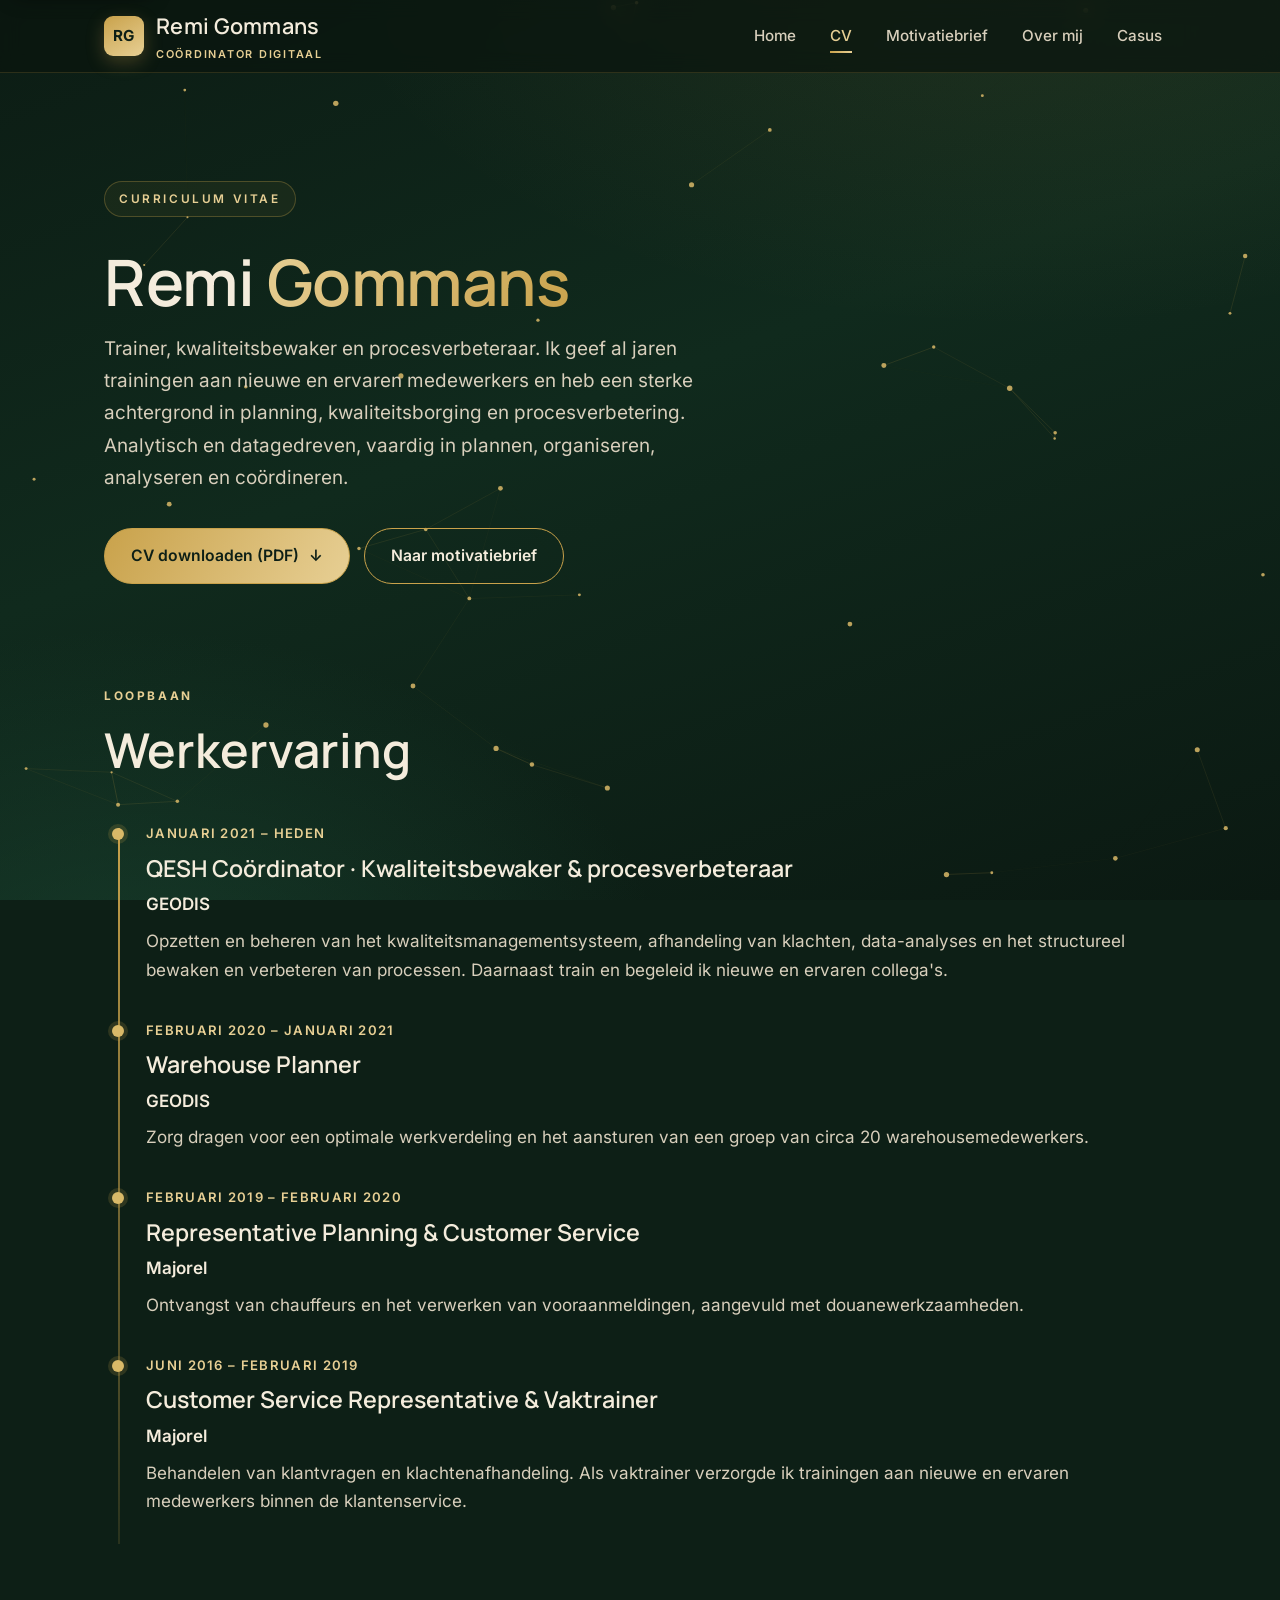
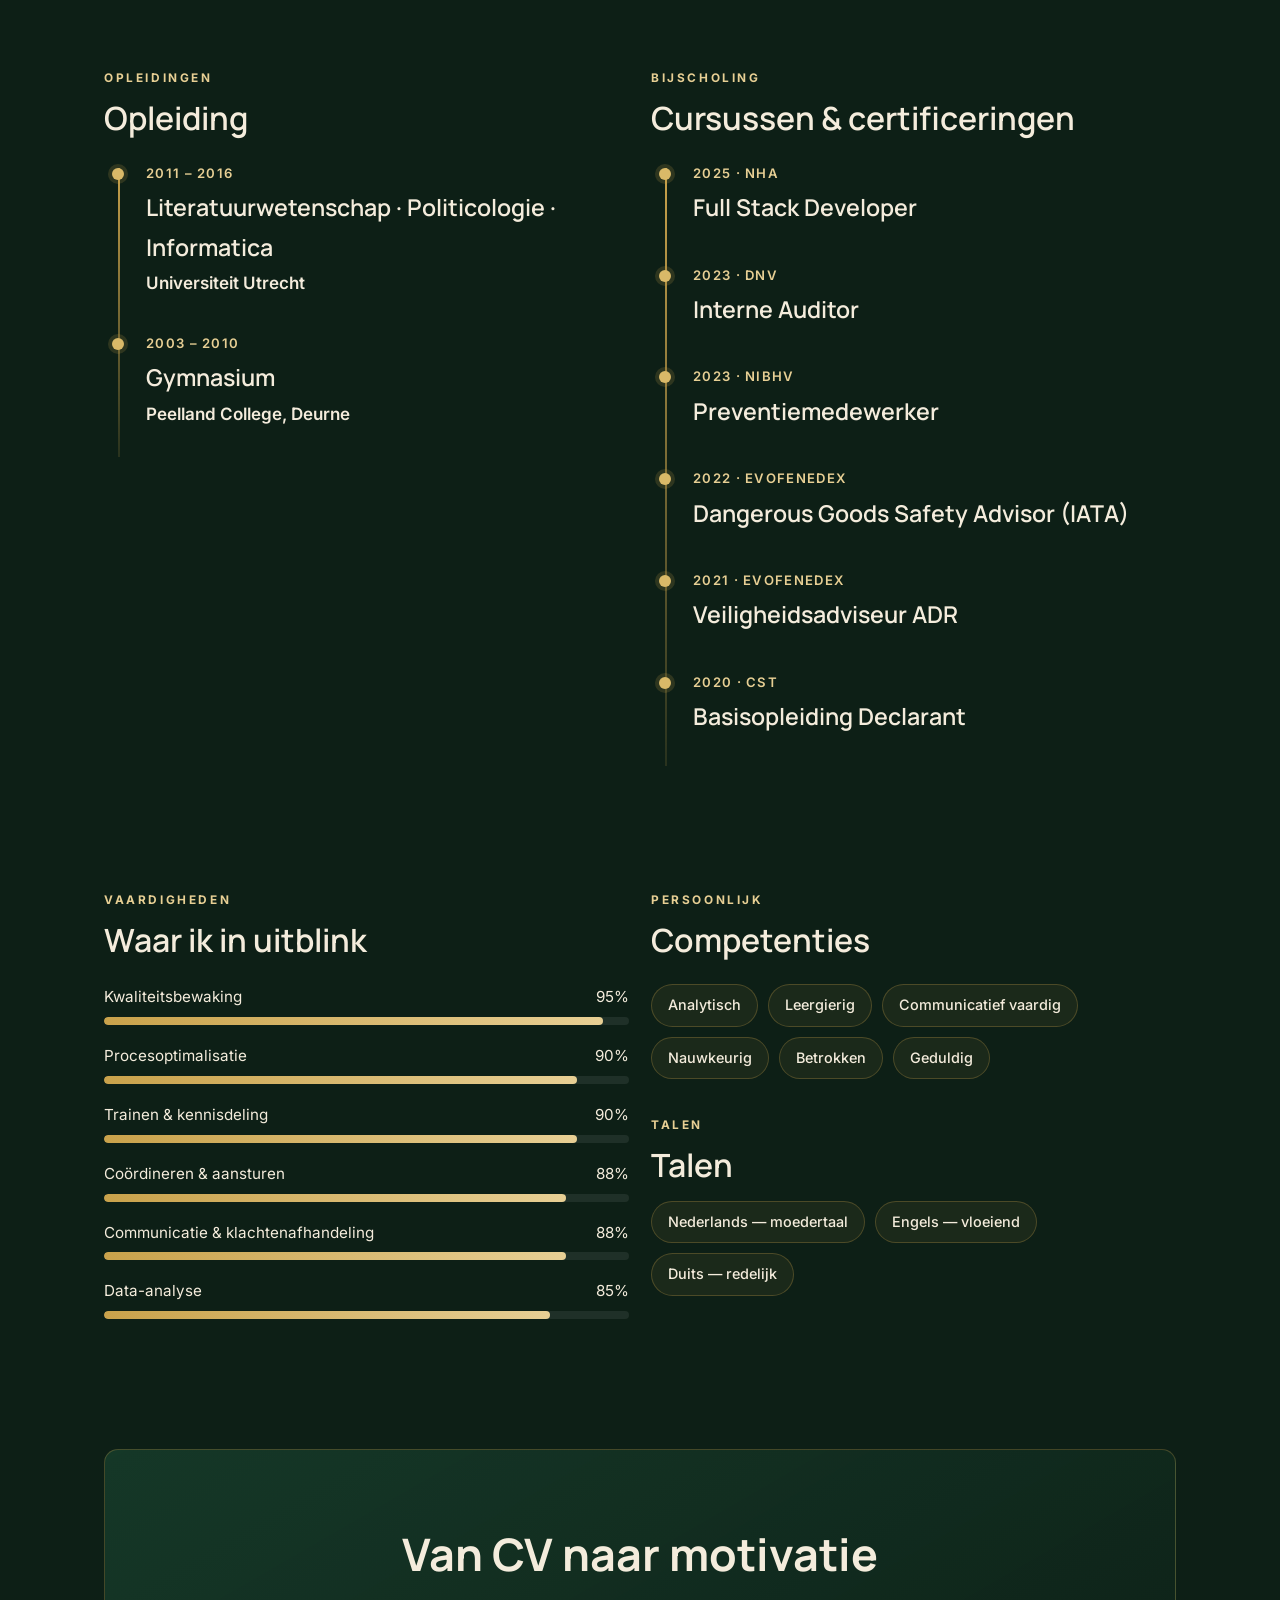
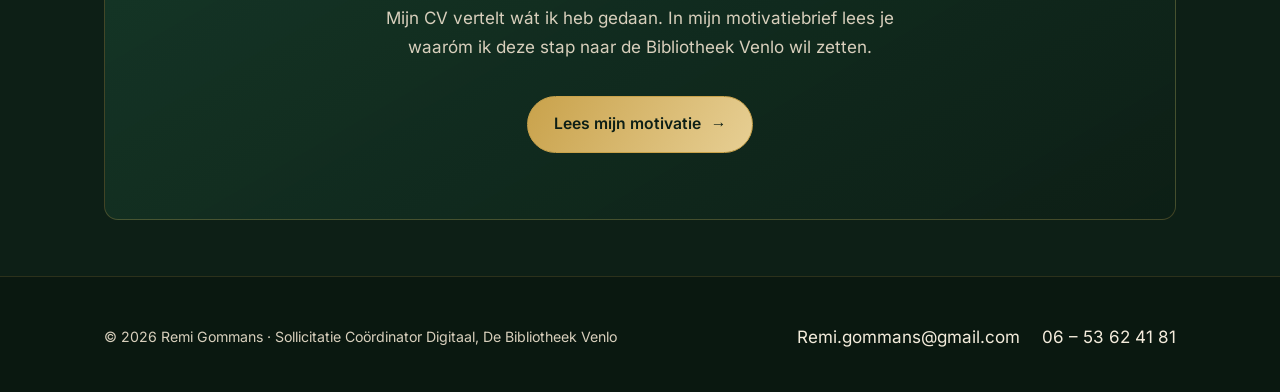
<file: cv.html>
<!DOCTYPE html>
<html lang="nl">
<head>
  <meta charset="UTF-8" />
  <meta name="viewport" content="width=device-width, initial-scale=1.0" />
  <title>Curriculum Vitae — Remi Gommans</title>
  <meta name="description" content="Curriculum Vitae van Remi Gommans: werkervaring in kwaliteitsborging, planning en training, opleidingen en certificeringen." />
  <meta name="theme-color" content="#0d1f16" />
  <meta property="og:type" content="website" />
  <meta property="og:site_name" content="Remi Gommans" />
  <meta property="og:title" content="Curriculum Vitae — Remi Gommans" />
  <meta property="og:description" content="Curriculum Vitae van Remi Gommans: werkervaring in kwaliteitsborging, planning en training, opleidingen en certificeringen." />
  <meta property="og:url" content="https://bibliotheek.remigommans.nl/cv.html" />
  <meta property="og:image" content="https://bibliotheek.remigommans.nl/assets/img/og-image.jpg" />
  <meta property="og:image:width" content="1200" />
  <meta property="og:image:height" content="630" />
  <meta name="twitter:card" content="summary_large_image" />
  <meta name="twitter:title" content="Curriculum Vitae — Remi Gommans" />
  <meta name="twitter:description" content="Curriculum Vitae van Remi Gommans: werkervaring in kwaliteitsborging, planning en training, opleidingen en certificeringen." />
  <meta name="twitter:image" content="https://bibliotheek.remigommans.nl/assets/img/og-image.jpg" />
  <link rel="icon" href="assets/img/favicon.svg" type="image/svg+xml" />
  <link rel="stylesheet" href="assets/fonts/fonts.css?v=7" />
  <link rel="stylesheet" href="assets/css/style.css?v=7" />
</head>
<body data-bg="network">
  <a class="skip-link" href="#main">Naar inhoud</a>
  <div class="bg" aria-hidden="true"></div>
  <canvas class="bg__canvas" aria-hidden="true"></canvas>
  <div class="bg__lamp" aria-hidden="true"></div>

  <header class="site-header">
    <div class="container nav">
      <a class="brand" href="index.html">
        <span class="brand__mark">RG</span>
        <span>Remi Gommans<small>Coördinator Digitaal</small></span>
      </a>
      <button class="nav__toggle" aria-label="Menu" aria-expanded="false">☰</button>
      <ul class="nav__links">
        <li><a href="index.html">Home</a></li>
        <li><a href="cv.html" aria-current="page">CV</a></li>
        <li><a href="motivatiebrief.html">Motivatiebrief</a></li>
        <li><a href="over-mij.html">Over mij</a></li>
        <li><a href="casus.html">Casus</a></li>
      </ul>
    </div>
  </header>

  <main id="main">
    <section class="hero" style="padding-bottom:40px">
      <div class="container">
        <span class="hero__eyebrow reveal">Curriculum Vitae</span>
        <h1 class="reveal" style="font-size:clamp(2.4rem,6vw,4rem)">Remi <span class="accent">Gommans</span></h1>
        <p class="hero__lead reveal">
          Trainer, kwaliteitsbewaker en procesverbeteraar. Ik geef al jaren trainingen aan nieuwe en
          ervaren medewerkers en heb een sterke achtergrond in planning, kwaliteitsborging en
          procesverbetering. Analytisch en datagedreven, vaardig in plannen, organiseren, analyseren en
          coördineren.
        </p>
        <div class="hero__actions reveal">
          <a class="btn btn--primary" href="assets/files/CV-Remi-Gommans.pdf" download>CV downloaden (PDF) <span class="arrow">↓</span></a>
          <a class="btn btn--ghost" href="motivatiebrief.html">Naar motivatiebrief</a>
        </div>
      </div>
    </section>

    <!-- WERKERVARING -->
    <section class="tight">
      <div class="container">
        <div class="sec-head reveal">
          <span class="kicker">Loopbaan</span>
          <h2>Werkervaring</h2>
        </div>
        <div class="timeline">
          <div class="tl-item reveal">
            <div class="tl-date">Januari 2021 – heden</div>
            <h3>QESH Coördinator · Kwaliteitsbewaker &amp; procesverbeteraar</h3>
            <div class="tl-org">GEODIS</div>
            <p>Opzetten en beheren van het kwaliteitsmanagementsysteem, afhandeling van klachten, data-analyses en het structureel bewaken en verbeteren van processen. Daarnaast train en begeleid ik nieuwe en ervaren collega's.</p>
          </div>
          <div class="tl-item reveal">
            <div class="tl-date">Februari 2020 – Januari 2021</div>
            <h3>Warehouse Planner</h3>
            <div class="tl-org">GEODIS</div>
            <p>Zorg dragen voor een optimale werkverdeling en het aansturen van een groep van circa 20 warehousemedewerkers.</p>
          </div>
          <div class="tl-item reveal">
            <div class="tl-date">Februari 2019 – Februari 2020</div>
            <h3>Representative Planning &amp; Customer Service</h3>
            <div class="tl-org">Majorel</div>
            <p>Ontvangst van chauffeurs en het verwerken van vooraanmeldingen, aangevuld met douanewerkzaamheden.</p>
          </div>
          <div class="tl-item reveal">
            <div class="tl-date">Juni 2016 – Februari 2019</div>
            <h3>Customer Service Representative &amp; Vaktrainer</h3>
            <div class="tl-org">Majorel</div>
            <p>Behandelen van klantvragen en klachtenafhandeling. Als vaktrainer verzorgde ik trainingen aan nieuwe en ervaren medewerkers binnen de klantenservice.</p>
          </div>
        </div>
      </div>
    </section>

    <!-- OPLEIDINGEN & CERTIFICERING -->
    <section class="tight">
      <div class="container">
        <div class="grid grid--2">
          <div class="reveal">
            <div class="sec-head" style="margin-bottom:26px">
              <span class="kicker">Opleidingen</span>
              <h2 style="font-size:2rem">Opleiding</h2>
            </div>
            <div class="timeline">
              <div class="tl-item">
                <div class="tl-date">2011 – 2016</div>
                <h3>Literatuurwetenschap · Politicologie · Informatica</h3>
                <div class="tl-org">Universiteit Utrecht</div>
              </div>
              <div class="tl-item">
                <div class="tl-date">2003 – 2010</div>
                <h3>Gymnasium</h3>
                <div class="tl-org">Peelland College, Deurne</div>
              </div>
            </div>
          </div>
          <div class="reveal">
            <div class="sec-head" style="margin-bottom:26px">
              <span class="kicker">Bijscholing</span>
              <h2 style="font-size:2rem">Cursussen &amp; certificeringen</h2>
            </div>
            <div class="timeline">
              <div class="tl-item">
                <div class="tl-date">2025 · NHA</div>
                <h3>Full Stack Developer</h3>
              </div>
              <div class="tl-item">
                <div class="tl-date">2023 · DNV</div>
                <h3>Interne Auditor</h3>
              </div>
              <div class="tl-item">
                <div class="tl-date">2023 · NiBHV</div>
                <h3>Preventiemedewerker</h3>
              </div>
              <div class="tl-item">
                <div class="tl-date">2022 · Evofenedex</div>
                <h3>Dangerous Goods Safety Advisor (IATA)</h3>
              </div>
              <div class="tl-item">
                <div class="tl-date">2021 · Evofenedex</div>
                <h3>Veiligheidsadviseur ADR</h3>
              </div>
              <div class="tl-item">
                <div class="tl-date">2020 · CST</div>
                <h3>Basisopleiding Declarant</h3>
              </div>
            </div>
          </div>
        </div>
      </div>
    </section>

    <!-- VAARDIGHEDEN -->
    <section class="tight">
      <div class="container">
        <div class="grid grid--2">
          <div class="reveal">
            <div class="sec-head" style="margin-bottom:26px">
              <span class="kicker">Vaardigheden</span>
              <h2 style="font-size:2rem">Waar ik in uitblink</h2>
            </div>
            <div class="bar"><div class="bar__top"><span>Kwaliteitsbewaking</span><span>95%</span></div><div class="bar__track"><div class="bar__fill" data-value="95"></div></div></div>
            <div class="bar"><div class="bar__top"><span>Procesoptimalisatie</span><span>90%</span></div><div class="bar__track"><div class="bar__fill" data-value="90"></div></div></div>
            <div class="bar"><div class="bar__top"><span>Trainen &amp; kennisdeling</span><span>90%</span></div><div class="bar__track"><div class="bar__fill" data-value="90"></div></div></div>
            <div class="bar"><div class="bar__top"><span>Coördineren &amp; aansturen</span><span>88%</span></div><div class="bar__track"><div class="bar__fill" data-value="88"></div></div></div>
            <div class="bar"><div class="bar__top"><span>Communicatie &amp; klachtenafhandeling</span><span>88%</span></div><div class="bar__track"><div class="bar__fill" data-value="88"></div></div></div>
            <div class="bar"><div class="bar__top"><span>Data-analyse</span><span>85%</span></div><div class="bar__track"><div class="bar__fill" data-value="85"></div></div></div>
          </div>
          <div class="reveal">
            <div class="sec-head" style="margin-bottom:26px">
              <span class="kicker">Persoonlijk</span>
              <h2 style="font-size:2rem">Competenties</h2>
            </div>
            <div class="chips" style="margin-bottom:30px">
              <span class="chip">Analytisch</span>
              <span class="chip">Leergierig</span>
              <span class="chip">Communicatief vaardig</span>
              <span class="chip">Nauwkeurig</span>
              <span class="chip">Betrokken</span>
              <span class="chip">Geduldig</span>
            </div>
            <div class="sec-head" style="margin-bottom:18px">
              <span class="kicker">Talen</span>
              <h2 style="font-size:2rem">Talen</h2>
            </div>
            <div class="chips">
              <span class="chip">Nederlands — moedertaal</span>
              <span class="chip">Engels — vloeiend</span>
              <span class="chip">Duits — redelijk</span>
            </div>
          </div>
        </div>
      </div>
    </section>

    <section class="tight">
      <div class="container">
        <div class="cta reveal">
          <h2>Van CV naar motivatie</h2>
          <p>Mijn CV vertelt wát ik heb gedaan. In mijn motivatiebrief lees je waaróm ik deze stap naar de Bibliotheek Venlo wil zetten.</p>
          <div class="hero__actions" style="justify-content:center">
            <a class="btn btn--primary" href="motivatiebrief.html">Lees mijn motivatie <span class="arrow">→</span></a>
          </div>
        </div>
      </div>
    </section>
  </main>

  <footer class="site-footer">
    <div class="container foot">
      <small>© 2026 Remi Gommans · Sollicitatie Coördinator Digitaal, De Bibliotheek Venlo</small>
      <div class="foot__contact">
        <a href="mailto:Remi.gommans@gmail.com">Remi.gommans@gmail.com</a>
        <a href="tel:+31653624181">06 – 53 62 41 81</a>
      </div>
    </div>
  </footer>

  <script src="assets/js/main.js?v=7"></script>
</body>
</html>
</file>
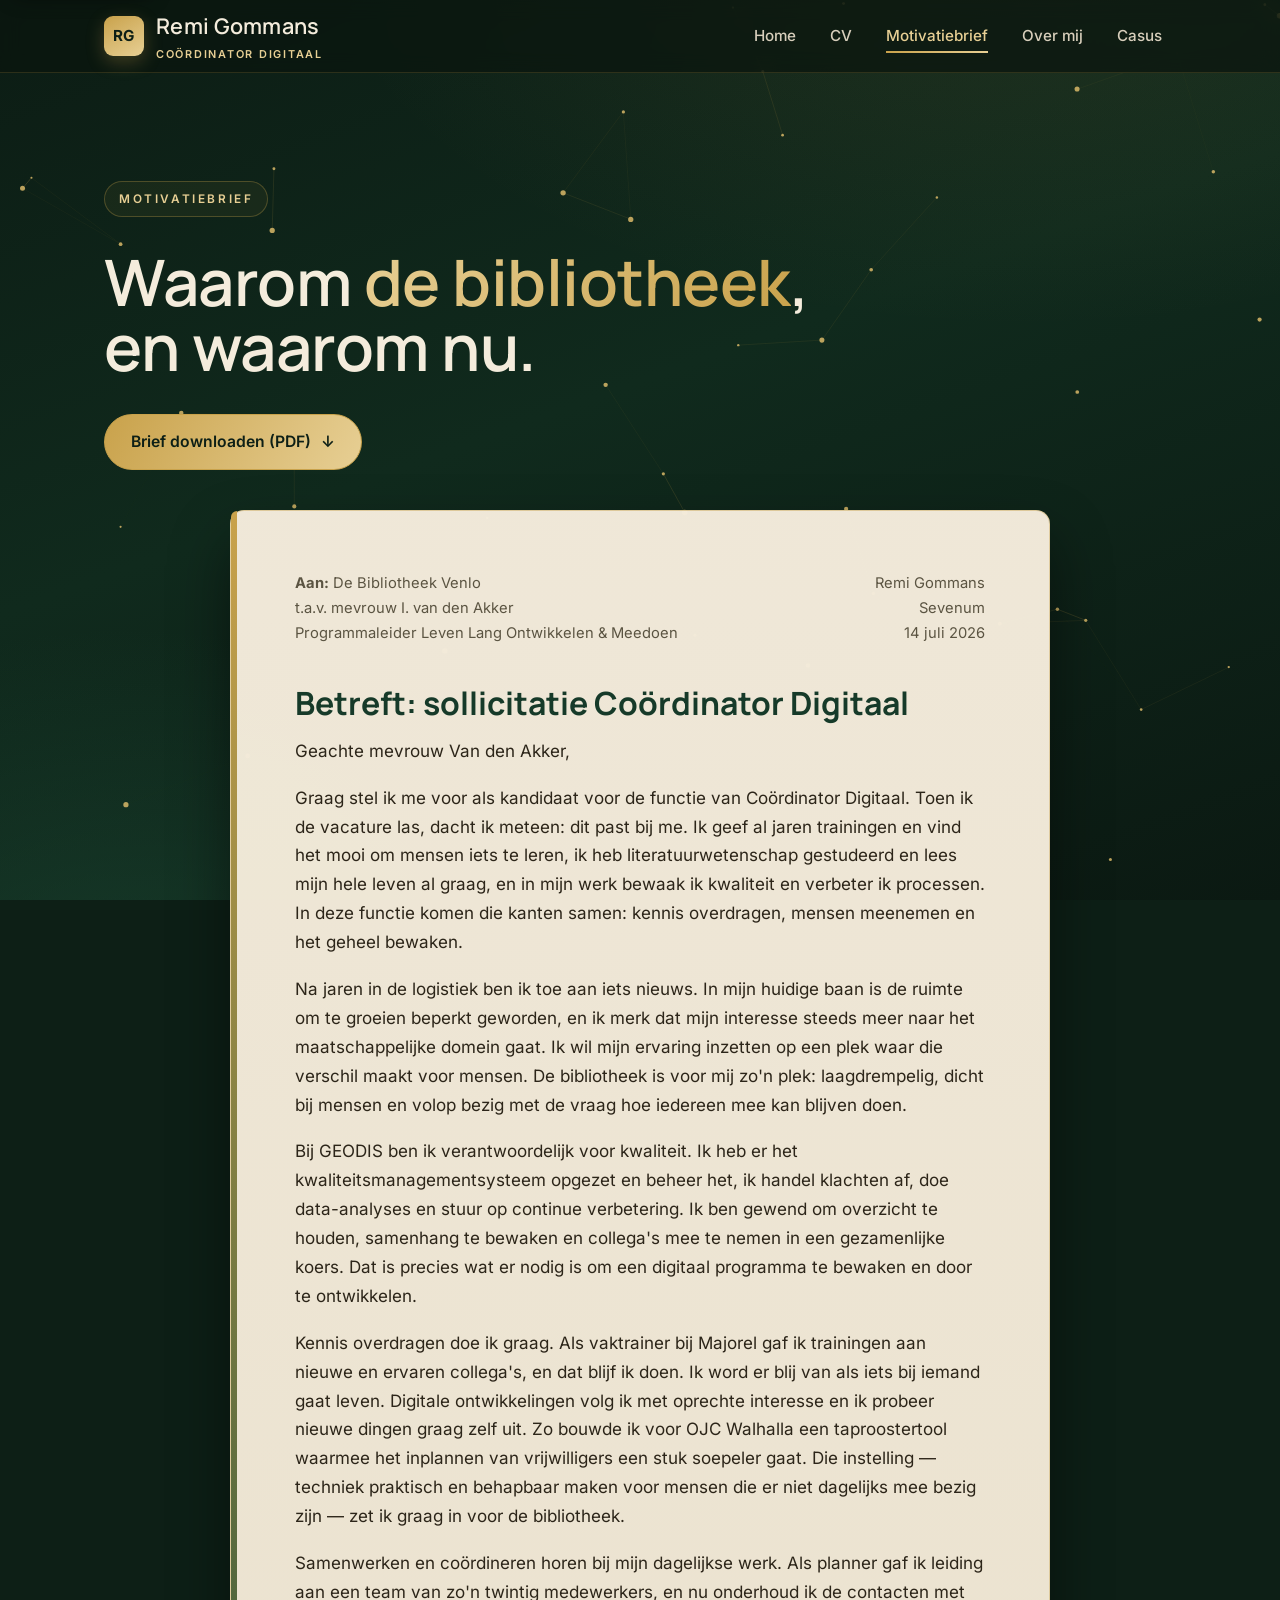
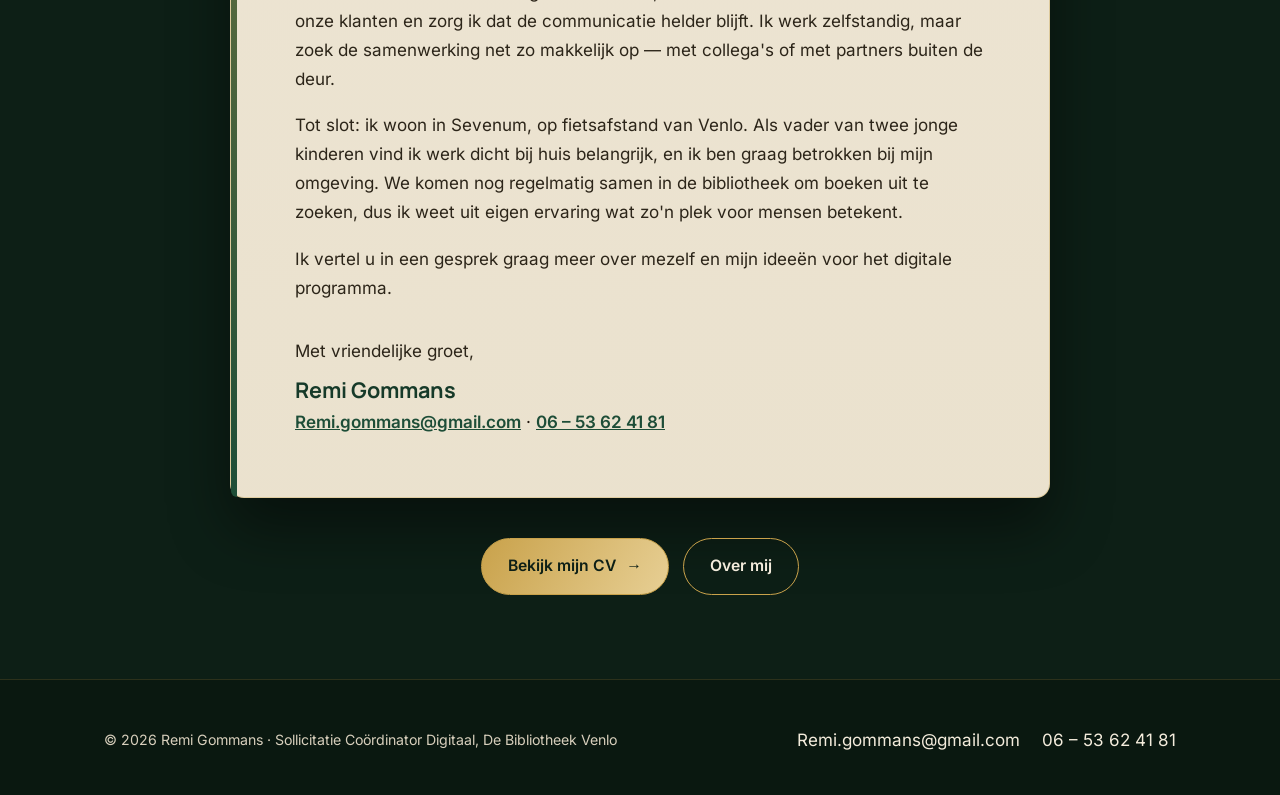
<file: motivatiebrief.html>
<!DOCTYPE html>
<html lang="nl">
<head>
  <meta charset="UTF-8" />
  <meta name="viewport" content="width=device-width, initial-scale=1.0" />
  <title>Motivatiebrief — Remi Gommans · Coördinator Digitaal</title>
  <meta name="description" content="Motivatiebrief van Remi Gommans voor de functie Coördinator Digitaal bij de Bibliotheek Venlo." />
  <meta name="theme-color" content="#0d1f16" />
  <meta property="og:type" content="website" />
  <meta property="og:site_name" content="Remi Gommans" />
  <meta property="og:title" content="Motivatiebrief — Remi Gommans · Coördinator Digitaal" />
  <meta property="og:description" content="Motivatiebrief van Remi Gommans voor de functie Coördinator Digitaal bij de Bibliotheek Venlo." />
  <meta property="og:url" content="https://bibliotheek.remigommans.nl/motivatiebrief.html" />
  <meta property="og:image" content="https://bibliotheek.remigommans.nl/assets/img/og-image.jpg" />
  <meta property="og:image:width" content="1200" />
  <meta property="og:image:height" content="630" />
  <meta name="twitter:card" content="summary_large_image" />
  <meta name="twitter:title" content="Motivatiebrief — Remi Gommans · Coördinator Digitaal" />
  <meta name="twitter:description" content="Motivatiebrief van Remi Gommans voor de functie Coördinator Digitaal bij de Bibliotheek Venlo." />
  <meta name="twitter:image" content="https://bibliotheek.remigommans.nl/assets/img/og-image.jpg" />
  <link rel="icon" href="assets/img/favicon.svg" type="image/svg+xml" />
  <link rel="stylesheet" href="assets/fonts/fonts.css?v=7" />
  <link rel="stylesheet" href="assets/css/style.css?v=7" />
</head>
<body data-bg="network">
  <a class="skip-link" href="#main">Naar inhoud</a>
  <div class="bg" aria-hidden="true"></div>
  <canvas class="bg__canvas" aria-hidden="true"></canvas>
  <div class="bg__lamp" aria-hidden="true"></div>

  <header class="site-header">
    <div class="container nav">
      <a class="brand" href="index.html">
        <span class="brand__mark">RG</span>
        <span>Remi Gommans<small>Coördinator Digitaal</small></span>
      </a>
      <button class="nav__toggle" aria-label="Menu" aria-expanded="false">☰</button>
      <ul class="nav__links">
        <li><a href="index.html">Home</a></li>
        <li><a href="cv.html">CV</a></li>
        <li><a href="motivatiebrief.html" aria-current="page">Motivatiebrief</a></li>
        <li><a href="over-mij.html">Over mij</a></li>
        <li><a href="casus.html">Casus</a></li>
      </ul>
    </div>
  </header>

  <main id="main">
    <section class="hero" style="padding-bottom:30px">
      <div class="container">
        <span class="hero__eyebrow reveal">Motivatiebrief</span>
        <h1 class="reveal" style="font-size:clamp(2.4rem,6vw,4rem)">Waarom <span class="accent">de bibliotheek</span>,<br />en waarom nu.</h1>
        <div class="hero__actions reveal">
          <a class="btn btn--primary" href="assets/files/Motivatiebrief-Remi-Gommans.pdf" download>Brief downloaden (PDF) <span class="arrow">↓</span></a>
        </div>
      </div>
    </section>

    <section style="padding-top:10px">
      <div class="container">
        <article class="letter reveal">
          <div class="letter__meta">
            <div>
              <strong>Aan:</strong> De Bibliotheek Venlo<br />
              t.a.v. mevrouw I. van den Akker<br />
              Programmaleider Leven Lang Ontwikkelen &amp; Meedoen
            </div>
            <div style="text-align:right">
              Remi Gommans<br />
              Sevenum<br />
              14 juli 2026
            </div>
          </div>

          <h2>Betreft: sollicitatie Coördinator Digitaal</h2>

          <p>Geachte mevrouw Van den Akker,</p>

          <p>
            Graag stel ik me voor als kandidaat voor de functie van Coördinator Digitaal. Toen ik de vacature
            las, dacht ik meteen: dit past bij me. Ik geef al jaren trainingen en vind het mooi om mensen iets
            te leren, ik heb literatuurwetenschap gestudeerd en lees mijn hele leven al graag, en in mijn werk
            bewaak ik kwaliteit en verbeter ik processen. In deze functie komen die kanten samen: kennis
            overdragen, mensen meenemen en het geheel bewaken.
          </p>

          <p>
            Na jaren in de logistiek ben ik toe aan iets nieuws. In mijn huidige baan is de ruimte om te groeien
            beperkt geworden, en ik merk dat mijn interesse steeds meer naar het maatschappelijke domein gaat.
            Ik wil mijn ervaring inzetten op een plek waar die verschil maakt voor mensen. De bibliotheek is voor
            mij zo'n plek: laagdrempelig, dicht bij mensen en volop bezig met de vraag hoe iedereen mee kan
            blijven doen.
          </p>

          <p>
            Bij GEODIS ben ik verantwoordelijk voor kwaliteit. Ik heb er het kwaliteitsmanagementsysteem opgezet
            en beheer het, ik handel klachten af, doe data-analyses en stuur op continue verbetering. Ik ben
            gewend om overzicht te houden, samenhang te bewaken en collega's mee te nemen in een gezamenlijke
            koers. Dat is precies wat er nodig is om een digitaal programma te bewaken en door te ontwikkelen.
          </p>

          <p>
            Kennis overdragen doe ik graag. Als vaktrainer bij Majorel gaf ik trainingen aan nieuwe en ervaren
            collega's, en dat blijf ik doen. Ik word er blij van als iets bij iemand gaat leven. Digitale
            ontwikkelingen volg ik met oprechte interesse en ik probeer nieuwe dingen graag zelf uit. Zo bouwde
            ik voor OJC Walhalla een taproostertool waarmee het inplannen van vrijwilligers een stuk soepeler
            gaat. Die instelling — techniek praktisch en behapbaar maken voor mensen die er niet dagelijks mee
            bezig zijn — zet ik graag in voor de bibliotheek.
          </p>

          <p>
            Samenwerken en coördineren horen bij mijn dagelijkse werk. Als planner gaf ik leiding aan een team
            van zo'n twintig medewerkers, en nu onderhoud ik de contacten met onze klanten en zorg ik dat de
            communicatie helder blijft. Ik werk zelfstandig, maar zoek de samenwerking net zo makkelijk op — met
            collega's of met partners buiten de deur.
          </p>

          <p>
            Tot slot: ik woon in Sevenum, op fietsafstand van Venlo. Als vader van twee jonge kinderen vind ik
            werk dicht bij huis belangrijk, en ik ben graag betrokken bij mijn omgeving. We komen nog regelmatig
            samen in de bibliotheek om boeken uit te zoeken, dus ik weet uit eigen ervaring wat zo'n plek voor
            mensen betekent.
          </p>

          <p>
            Ik vertel u in een gesprek graag meer over mezelf en mijn ideeën voor het digitale programma.
          </p>

          <div class="sign">
            <p style="margin-bottom:6px">Met vriendelijke groet,</p>
            <strong>Remi Gommans</strong><br />
            <a href="mailto:Remi.gommans@gmail.com">Remi.gommans@gmail.com</a> · <a href="tel:+31653624181">06 – 53 62 41 81</a>
          </div>
        </article>

        <div class="hero__actions reveal" style="justify-content:center;margin-top:40px">
          <a class="btn btn--primary" href="cv.html">Bekijk mijn CV <span class="arrow">→</span></a>
          <a class="btn btn--ghost" href="over-mij.html">Over mij</a>
        </div>
      </div>
    </section>
  </main>

  <footer class="site-footer">
    <div class="container foot">
      <small>© 2026 Remi Gommans · Sollicitatie Coördinator Digitaal, De Bibliotheek Venlo</small>
      <div class="foot__contact">
        <a href="mailto:Remi.gommans@gmail.com">Remi.gommans@gmail.com</a>
        <a href="tel:+31653624181">06 – 53 62 41 81</a>
      </div>
    </div>
  </footer>

  <script src="assets/js/main.js?v=7"></script>
</body>
</html>
</file>
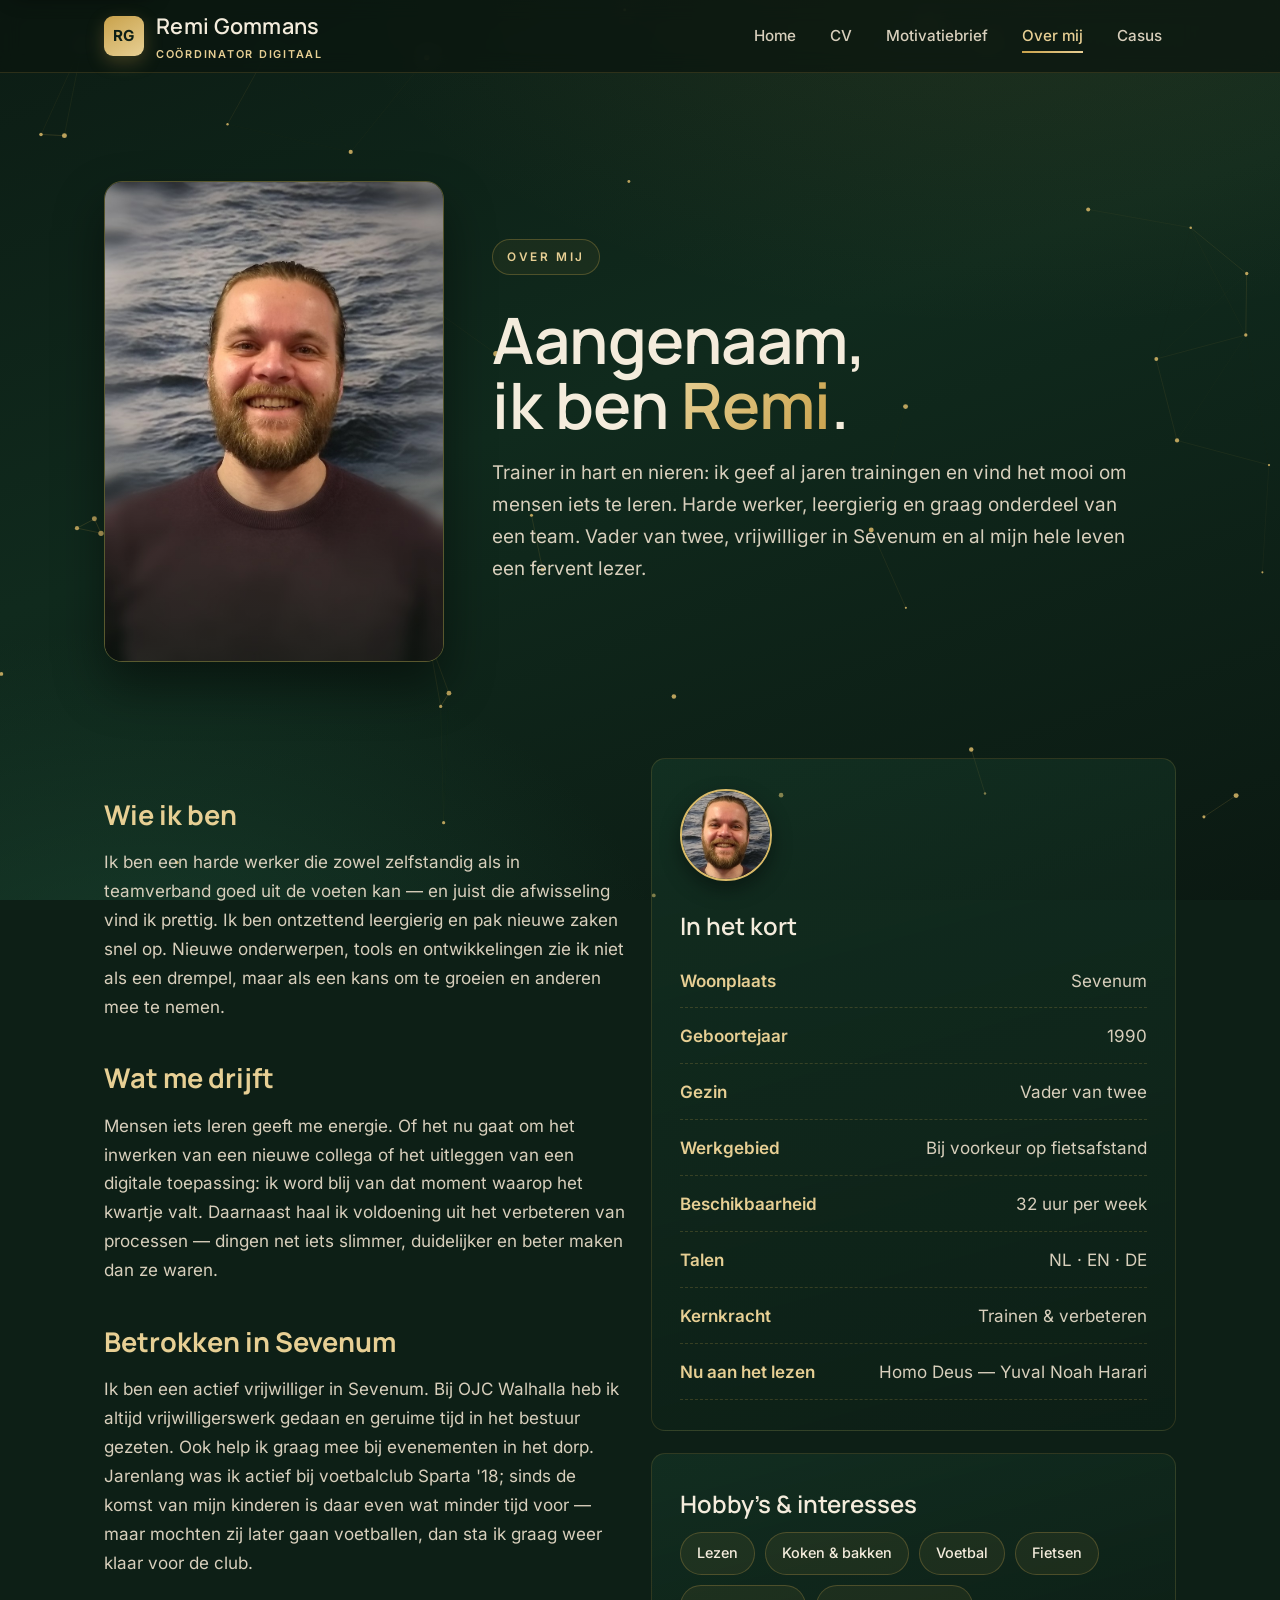
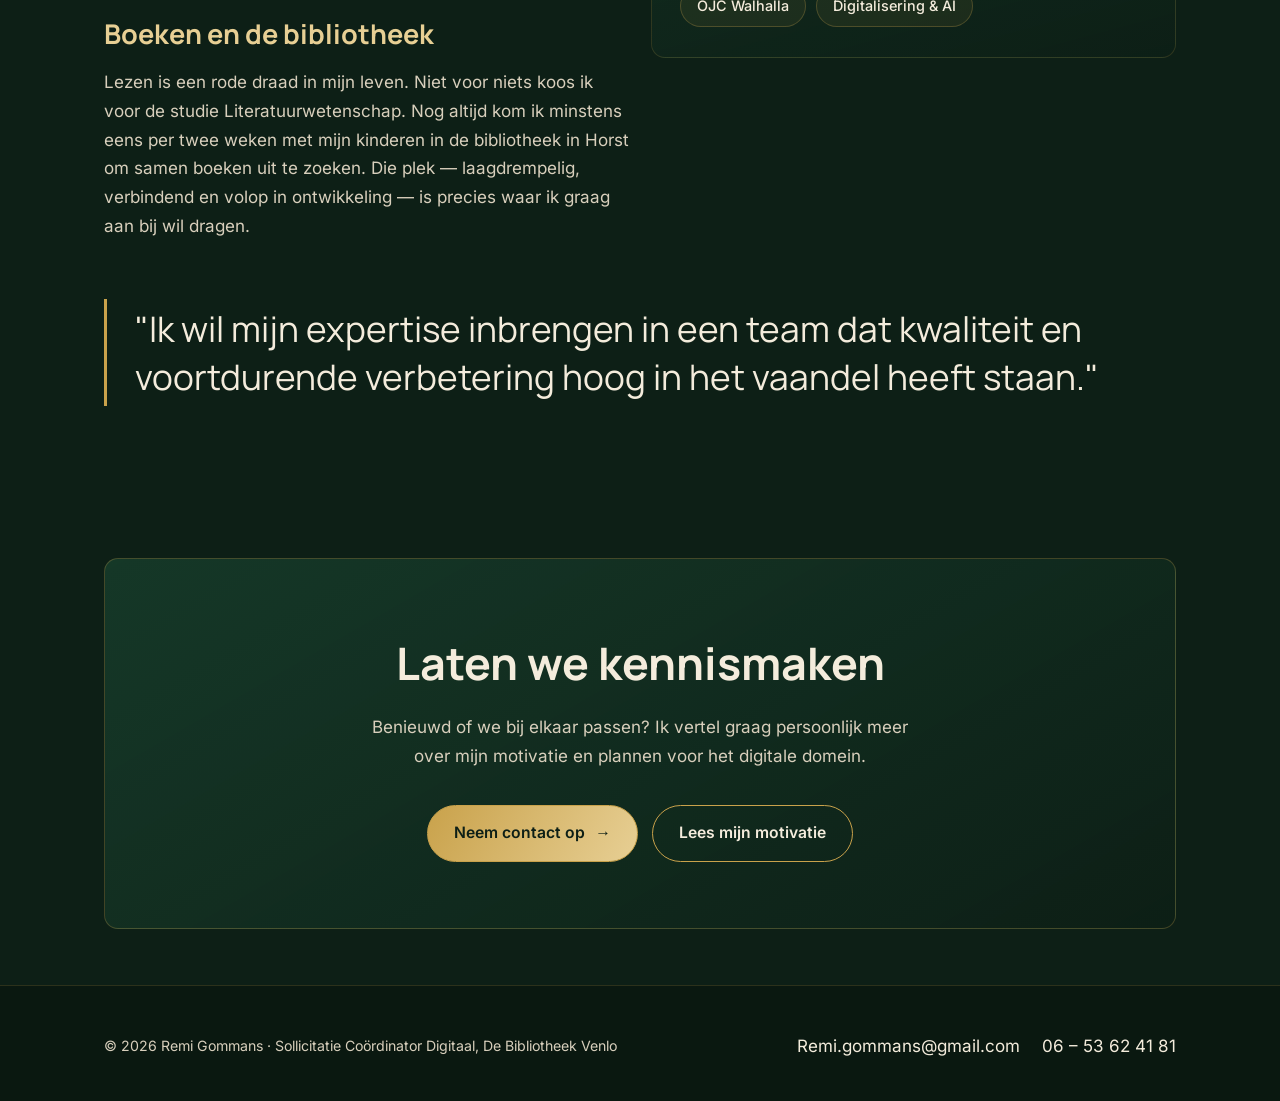
<file: over-mij.html>
<!DOCTYPE html>
<html lang="nl">
<head>
  <meta charset="UTF-8" />
  <meta name="viewport" content="width=device-width, initial-scale=1.0" />
  <title>Over mij — Remi Gommans</title>
  <meta name="description" content="Maak kennis met Remi Gommans: harde werker, leergierig, vrijwilliger in Sevenum, vader van twee en fervent lezer." />
  <meta name="theme-color" content="#0d1f16" />
  <meta property="og:type" content="website" />
  <meta property="og:site_name" content="Remi Gommans" />
  <meta property="og:title" content="Over mij — Remi Gommans" />
  <meta property="og:description" content="Maak kennis met Remi Gommans: harde werker, leergierig, vrijwilliger in Sevenum, vader van twee en fervent lezer." />
  <meta property="og:url" content="https://bibliotheek.remigommans.nl/over-mij.html" />
  <meta property="og:image" content="https://bibliotheek.remigommans.nl/assets/img/og-image.jpg" />
  <meta property="og:image:width" content="1200" />
  <meta property="og:image:height" content="630" />
  <meta name="twitter:card" content="summary_large_image" />
  <meta name="twitter:title" content="Over mij — Remi Gommans" />
  <meta name="twitter:description" content="Maak kennis met Remi Gommans: harde werker, leergierig, vrijwilliger in Sevenum, vader van twee en fervent lezer." />
  <meta name="twitter:image" content="https://bibliotheek.remigommans.nl/assets/img/og-image.jpg" />
  <link rel="icon" href="assets/img/favicon.svg" type="image/svg+xml" />
  <link rel="preload" as="image" href="assets/img/remi-portrait.jpg" fetchpriority="high" />
  <link rel="stylesheet" href="assets/fonts/fonts.css?v=7" />
  <link rel="stylesheet" href="assets/css/style.css?v=7" />
</head>
<body data-bg="network">
  <a class="skip-link" href="#main">Naar inhoud</a>
  <div class="bg" aria-hidden="true"></div>
  <canvas class="bg__canvas" aria-hidden="true"></canvas>
  <div class="bg__lamp" aria-hidden="true"></div>

  <header class="site-header">
    <div class="container nav">
      <a class="brand" href="index.html">
        <span class="brand__mark">RG</span>
        <span>Remi Gommans<small>Coördinator Digitaal</small></span>
      </a>
      <button class="nav__toggle" aria-label="Menu" aria-expanded="false">☰</button>
      <ul class="nav__links">
        <li><a href="index.html">Home</a></li>
        <li><a href="cv.html">CV</a></li>
        <li><a href="motivatiebrief.html">Motivatiebrief</a></li>
        <li><a href="over-mij.html" aria-current="page">Over mij</a></li>
        <li><a href="casus.html">Casus</a></li>
      </ul>
    </div>
  </header>

  <main id="main">
    <section class="hero" style="padding-bottom:40px">
      <div class="container">
        <div class="about-hero">
          <div class="portrait-frame reveal">
            <img src="assets/img/remi-portrait.jpg" alt="Portret van Remi Gommans" width="847" height="1200" fetchpriority="high" />
          </div>
          <div class="reveal">
            <span class="hero__eyebrow">Over mij</span>
            <h1 style="font-size:clamp(2.4rem,6vw,4rem)">Aangenaam,<br />ik ben <span class="accent">Remi</span>.</h1>
            <p class="hero__lead">
              Trainer in hart en nieren: ik geef al jaren trainingen en vind het mooi om mensen iets te leren.
              Harde werker, leergierig en graag onderdeel van een team. Vader van twee, vrijwilliger in Sevenum
              en al mijn hele leven een fervent lezer.
            </p>
          </div>
        </div>
      </div>
    </section>

    <section class="tight">
      <div class="container">
        <div class="grid grid--2" style="align-items:start">
          <div class="prose reveal">
            <h3>Wie ik ben</h3>
            <p>
              Ik ben een harde werker die zowel zelfstandig als in teamverband goed uit de voeten kan — en juist
              die afwisseling vind ik prettig. Ik ben ontzettend leergierig en pak nieuwe zaken snel op. Nieuwe
              onderwerpen, tools en ontwikkelingen zie ik niet als een drempel, maar als een kans om te groeien
              en anderen mee te nemen.
            </p>

            <h3>Wat me drijft</h3>
            <p>
              Mensen iets leren geeft me energie. Of het nu gaat om het inwerken van een nieuwe collega of het
              uitleggen van een digitale toepassing: ik word blij van dat moment waarop het kwartje valt. Daarnaast
              haal ik voldoening uit het verbeteren van processen — dingen net iets slimmer, duidelijker en beter
              maken dan ze waren.
            </p>

            <h3>Betrokken in Sevenum</h3>
            <p>
              Ik ben een actief vrijwilliger in Sevenum. Bij OJC Walhalla heb ik altijd vrijwilligerswerk gedaan en
              geruime tijd in het bestuur gezeten. Ook help ik graag mee bij evenementen in het dorp. Jarenlang was
              ik actief bij voetbalclub Sparta '18; sinds de komst van mijn kinderen is daar even wat minder tijd
              voor — maar mochten zij later gaan voetballen, dan sta ik graag weer klaar voor de club.
            </p>

            <h3>Boeken en de bibliotheek</h3>
            <p>
              Lezen is een rode draad in mijn leven. Niet voor niets koos ik voor de studie Literatuurwetenschap.
              Nog altijd kom ik minstens eens per twee weken met mijn kinderen in de bibliotheek in Horst om samen
              boeken uit te zoeken. Die plek — laagdrempelig, verbindend en volop in ontwikkeling — is precies waar
              ik graag aan bij wil dragen.
            </p>
          </div>

          <div class="reveal">
            <div class="card" style="margin-bottom:22px">
              <img class="avatar" src="assets/img/remi-avatar.jpg" alt="Remi Gommans" width="640" height="640" loading="lazy" />
              <h3 style="margin-top:16px">In het kort</h3>
              <ul class="facts">
                <li><span>Woonplaats</span><span>Sevenum</span></li>
                <li><span>Geboortejaar</span><span>1990</span></li>
                <li><span>Gezin</span><span>Vader van twee</span></li>
                <li><span>Werkgebied</span><span>Bij voorkeur op fietsafstand</span></li>
                <li><span>Beschikbaarheid</span><span>32 uur per week</span></li>
                <li><span>Talen</span><span>NL · EN · DE</span></li>
                <li><span>Kernkracht</span><span>Trainen &amp; verbeteren</span></li>
                <li><span>Nu aan het lezen</span><span>Homo Deus — Yuval Noah Harari</span></li>
              </ul>
            </div>
            <div class="card">
              <h3>Hobby's &amp; interesses</h3>
              <div class="chips" style="margin-top:8px">
                <span class="chip">Lezen</span>
                <span class="chip">Koken &amp; bakken</span>
                <span class="chip">Voetbal</span>
                <span class="chip">Fietsen</span>
                <span class="chip">OJC Walhalla</span>
                <span class="chip">Digitalisering &amp; AI</span>
              </div>
            </div>
          </div>
        </div>

        <blockquote class="pullquote reveal">
          "Ik wil mijn expertise inbrengen in een team dat kwaliteit en voortdurende verbetering hoog in het
          vaandel heeft staan."
        </blockquote>
      </div>
    </section>

    <section class="tight">
      <div class="container">
        <div class="cta reveal">
          <h2>Laten we kennismaken</h2>
          <p>Benieuwd of we bij elkaar passen? Ik vertel graag persoonlijk meer over mijn motivatie en plannen voor het digitale domein.</p>
          <div class="hero__actions" style="justify-content:center">
            <a class="btn btn--primary" href="mailto:Remi.gommans@gmail.com">Neem contact op <span class="arrow">→</span></a>
            <a class="btn btn--ghost" href="motivatiebrief.html">Lees mijn motivatie</a>
          </div>
        </div>
      </div>
    </section>
  </main>

  <footer class="site-footer">
    <div class="container foot">
      <small>© 2026 Remi Gommans · Sollicitatie Coördinator Digitaal, De Bibliotheek Venlo</small>
      <div class="foot__contact">
        <a href="mailto:Remi.gommans@gmail.com">Remi.gommans@gmail.com</a>
        <a href="tel:+31653624181">06 – 53 62 41 81</a>
      </div>
    </div>
  </footer>

  <script src="assets/js/main.js?v=7"></script>
</body>
</html>
</file>
<file: assets/fonts/fonts.css>
/* Zelf-gehoste variabele webfonts (OFL). Werkt zonder externe verbinding. */
@font-face {
  font-family: 'Inter';
  font-style: normal;
  font-weight: 100 900;
  font-display: swap;
  src: url('inter.woff2') format('woff2');
}
/* Kop-lettertypes (niet-serif) */
@font-face {
  font-family: 'Space Grotesk';
  font-style: normal;
  font-weight: 400 700;
  font-display: swap;
  src: url('space-grotesk.woff2') format('woff2');
}
@font-face {
  font-family: 'Sora';
  font-style: normal;
  font-weight: 400 700;
  font-display: swap;
  src: url('sora.woff2') format('woff2');
}
@font-face {
  font-family: 'Manrope';
  font-style: normal;
  font-weight: 400 800;
  font-display: swap;
  src: url('manrope.woff2') format('woff2');
}
</file>
<file: assets/css/style.css>
/* =========================================================
   Remi Gommans — Sollicitatie Coördinator Digitaal
   Bibliotheek Venlo · thema: bibliotheek (boekengroen + goud)
   ========================================================= */

:root {
  --green-900: #0d1f16;
  --green-800: #112a1e;
  --green-700: #163a29;
  --green-600: #1d4d37;
  --gold-500:  #c9a24b;
  --gold-400:  #d9b968;
  --gold-300:  #e7cf94;
  --cream:     #f4ecdc;
  --cream-dim: #d8cfbc;
  --parchment: #efe6d2;
  --ink:       #22190f;
  --shadow:    rgba(0, 0, 0, .35);

  --display: "Manrope", "Inter", -apple-system, BlinkMacSystemFont, "Segoe UI", Roboto, Helvetica, Arial, sans-serif;
  --sans:  "Inter", -apple-system, BlinkMacSystemFont, "Segoe UI", Roboto, Helvetica, Arial, sans-serif;

  --maxw: 1120px;
  --radius: 14px;
  --ease: cubic-bezier(.22, .61, .36, 1);
}

* { box-sizing: border-box; }

html { scroll-behavior: smooth; }

body {
  margin: 0;
  font-family: var(--sans);
  color: var(--cream);
  background: var(--green-900);
  line-height: 1.7;
  font-size: 17px;
  overflow-x: hidden;
  -webkit-font-smoothing: antialiased;
}

/* ---------- Animated library background ---------- */
.bg {
  position: fixed;
  inset: 0;
  z-index: -3;
  background:
    radial-gradient(1200px 700px at 80% -10%, rgba(201,162,75,.10), transparent 60%),
    radial-gradient(900px 600px at 10% 110%, rgba(29,77,55,.55), transparent 60%),
    linear-gradient(160deg, #0c1c14 0%, #102a1d 45%, #0b1912 100%);
}
.bg__canvas {
  position: fixed;
  inset: 0;
  z-index: -2;
  pointer-events: none;
}
/* Bookshelf silhouettes that parallax with the mouse */
.bg__shelves {
  position: fixed;
  inset: 0;
  z-index: -2;
  pointer-events: none;
  opacity: .5;
  will-change: transform;
}
.shelf {
  position: absolute;
  left: -5vw;
  right: -5vw;
  height: 108px;
  background:
    repeating-linear-gradient(90deg,
      rgba(0,0,0,.0) 0px,
      rgba(0,0,0,.0) 6px,
      rgba(12,26,18,.55) 6px,
      rgba(12,26,18,.55) 10px,
      rgba(20,44,30,.55) 10px,
      rgba(20,44,30,.55) 22px,
      rgba(8,18,12,.55) 22px,
      rgba(8,18,12,.55) 27px,
      rgba(30,60,42,.5) 27px,
      rgba(30,60,42,.5) 44px,
      rgba(14,30,20,.55) 44px,
      rgba(14,30,20,.55) 50px);
  border-bottom: 6px solid rgba(201,162,75,.16);
  filter: blur(.4px);
}
.shelf::after {
  content: "";
  position: absolute;
  inset: 0 0 6px 0;
  background: linear-gradient(180deg, transparent 60%, rgba(0,0,0,.35));
}
.shelf--1 { top: 12%; }
.shelf--2 { top: 42%; opacity: .8; }
.shelf--3 { top: 74%; }

/* Soft "reading lamp" glow that follows the cursor */
.bg__lamp {
  position: fixed;
  top: 0; left: 0;
  width: 640px; height: 640px;
  margin: -320px 0 0 -320px;
  z-index: -1;
  pointer-events: none;
  background: radial-gradient(circle, rgba(233,207,148,.22), rgba(233,207,148,.07) 42%, transparent 72%);
  transform: translate3d(-999px, -999px, 0);
  will-change: transform;
  transition: opacity .4s ease;
  opacity: 0;
}

/* ---------- Cursor halo (follows the native cursor, which stays visible) ---------- */
.cursor-ring {
  position: fixed;
  top: 0; left: 0;
  width: 15px; height: 15px;
  margin: -7.5px 0 0 -7.5px;
  border-radius: 50%;
  pointer-events: none;
  z-index: 9999;
  border: 1.5px solid rgba(217,185,104,.85);
  background: rgba(201,162,75,.06);
  box-shadow: 0 0 9px rgba(217,185,104,.45), inset 0 0 5px rgba(217,185,104,.25);
  transform: translate3d(-999px, -999px, 0);
  opacity: 0;
  transition: width .22s var(--ease), height .22s var(--ease),
              margin .22s var(--ease), background-color .22s var(--ease),
              border-color .22s var(--ease), opacity .3s ease;
}
.cursor-ring.is-visible { opacity: 1; }
.cursor-ring.is-hover {
  width: 27px; height: 27px;
  margin: -13.5px 0 0 -13.5px;
  background: rgba(201,162,75,.14);
  border-color: rgba(233,207,148,1);
  box-shadow: 0 0 14px rgba(217,185,104,.6), inset 0 0 7px rgba(217,185,104,.35);
}
.cursor-ring.is-down { transform-origin: center; }

/* ---------- Layout ---------- */
.container { width: 100%; max-width: var(--maxw); margin: 0 auto; padding: 0 24px; }

main { min-height: 60vh; }

section { padding: 84px 0; }
section.tight { padding: 56px 0; }

/* ---------- Header / nav ---------- */
.site-header {
  position: sticky;
  top: 0;
  z-index: 100;
  backdrop-filter: blur(10px);
  background: rgba(10, 22, 15, .72);
  border-bottom: 1px solid rgba(201,162,75,.18);
}
.nav {
  display: flex;
  align-items: center;
  justify-content: space-between;
  height: 72px;
}
.brand {
  display: flex;
  align-items: center;
  gap: 12px;
  text-decoration: none;
  color: var(--cream);
  font-family: var(--display);
  font-weight: 600;
  font-size: 1.35rem;
  letter-spacing: .3px;
}
.brand__mark {
  display: grid;
  place-items: center;
  width: 40px; height: 40px;
  border-radius: 9px;
  background: linear-gradient(150deg, var(--gold-500), var(--gold-300));
  color: var(--green-900);
  font-weight: 700;
  font-family: var(--sans);
  font-size: .95rem;
  box-shadow: 0 6px 18px rgba(201,162,75,.28);
}
.brand small {
  display: block;
  font-family: var(--sans);
  font-size: .68rem;
  letter-spacing: .16em;
  text-transform: uppercase;
  color: var(--gold-300);
  font-weight: 600;
}

.nav__links {
  display: flex;
  align-items: center;
  gap: 6px;
  list-style: none;
  margin: 0; padding: 0;
}
.nav__links a {
  position: relative;
  display: inline-block;
  padding: 10px 14px;
  color: var(--cream-dim);
  text-decoration: none;
  font-weight: 500;
  font-size: .95rem;
  border-radius: 8px;
  transition: color .25s var(--ease);
}
.nav__links a::after {
  content: "";
  position: absolute;
  left: 14px; right: 14px; bottom: 6px;
  height: 2px;
  background: linear-gradient(90deg, var(--gold-500), var(--gold-300));
  transform: scaleX(0);
  transform-origin: left;
  transition: transform .3s var(--ease);
}
.nav__links a:hover { color: var(--cream); }
.nav__links a:hover::after { transform: scaleX(1); }
.nav__links a[aria-current="page"] { color: var(--gold-300); }
.nav__links a[aria-current="page"]::after { transform: scaleX(1); }

.nav__toggle {
  display: none;
  background: none;
  border: 1px solid rgba(201,162,75,.35);
  border-radius: 8px;
  width: 44px; height: 40px;
  color: var(--gold-300);
  font-size: 1.2rem;
}

/* ---------- Hero ---------- */
.hero { position: relative; padding: 108px 0 72px; }
.hero__eyebrow {
  display: inline-flex;
  align-items: center;
  gap: 10px;
  font-size: .74rem;
  letter-spacing: .22em;
  text-transform: uppercase;
  color: var(--gold-300);
  font-weight: 600;
  padding: 7px 14px;
  border: 1px solid rgba(201,162,75,.3);
  border-radius: 999px;
  background: rgba(201,162,75,.06);
}
.hero h1 {
  font-family: var(--display);
  font-weight: 600;
  font-size: clamp(2.8rem, 7vw, 5.2rem);
  line-height: 1.02;
  margin: .5em 0 .2em;
  letter-spacing: -.5px;
}
.hero h1 .accent {
  background: linear-gradient(120deg, var(--gold-300), var(--gold-500));
  -webkit-background-clip: text;
  background-clip: text;
  color: transparent;
}
.hero__lead {
  max-width: 640px;
  font-size: 1.18rem;
  color: var(--cream-dim);
}
.hero__actions { display: flex; flex-wrap: wrap; gap: 14px; margin-top: 34px; }

/* ---------- Buttons ---------- */
.btn {
  --b: var(--gold-500);
  position: relative;
  display: inline-flex;
  align-items: center;
  gap: 10px;
  padding: 14px 26px;
  border-radius: 999px;
  font-weight: 600;
  font-size: .98rem;
  text-decoration: none;
  border: 1px solid var(--b);
  overflow: hidden;
  transition: transform .25s var(--ease), box-shadow .25s var(--ease), color .25s var(--ease);
  isolation: isolate;
}
.btn::before {
  content: "";
  position: absolute; inset: 0;
  background: linear-gradient(120deg, var(--gold-500), var(--gold-300));
  transform: translateY(101%);
  transition: transform .35s var(--ease);
  z-index: -1;
}
.btn--primary { background: linear-gradient(120deg, var(--gold-500), var(--gold-300)); color: var(--green-900); }
.btn--primary::before { background: var(--green-800); }
.btn--primary:hover { color: var(--cream); }
.btn--ghost { color: var(--cream); background: transparent; }
.btn--ghost:hover { color: var(--green-900); }
.btn:hover { transform: translateY(-3px); box-shadow: 0 14px 30px rgba(0,0,0,.4); }
.btn:hover::before { transform: translateY(0); }
.btn .arrow { transition: transform .25s var(--ease); }
.btn:hover .arrow { transform: translateX(4px); }

/* ---------- Section titles ---------- */
.sec-head { max-width: 720px; margin-bottom: 46px; }
.sec-head .kicker {
  font-size: .74rem; letter-spacing: .22em; text-transform: uppercase;
  color: var(--gold-300); font-weight: 700;
}
.sec-head h2 {
  font-family: var(--display);
  font-weight: 600;
  font-size: clamp(2rem, 4.5vw, 3rem);
  line-height: 1.1;
  margin: .3em 0 .3em;
}
.sec-head p { color: var(--cream-dim); font-size: 1.08rem; margin: 0; }

/* ---------- Cards ---------- */
.grid { display: grid; gap: 22px; }
.grid--3 { grid-template-columns: repeat(3, 1fr); }
.grid--2 { grid-template-columns: repeat(2, 1fr); }

.card {
  position: relative;
  padding: 30px 28px;
  border-radius: var(--radius);
  background: linear-gradient(165deg, rgba(29,77,55,.32), rgba(13,31,22,.55));
  border: 1px solid rgba(201,162,75,.18);
  transition: transform .3s var(--ease), border-color .3s var(--ease), box-shadow .3s var(--ease);
  overflow: hidden;
}
.card::before {
  content: "";
  position: absolute; left: 0; top: 0; bottom: 0;
  width: 3px;
  background: linear-gradient(180deg, var(--gold-500), transparent);
  opacity: .0;
  transition: opacity .3s var(--ease);
}
.card:hover {
  transform: translateY(-6px);
  border-color: rgba(217,185,104,.5);
  box-shadow: 0 22px 40px rgba(0,0,0,.4);
}
.card:hover::before { opacity: 1; }
.card__icon {
  width: 48px; height: 48px;
  display: grid; place-items: center;
  border-radius: 12px;
  background: rgba(201,162,75,.12);
  border: 1px solid rgba(201,162,75,.3);
  color: var(--gold-300);
  font-size: 1.4rem;
  margin-bottom: 18px;
}
.card h3 { font-family: var(--display); font-size: 1.5rem; font-weight: 600; margin: 0 0 8px; }
.card p { margin: 0; color: var(--cream-dim); font-size: .98rem; }

/* ---------- Role mapping list ---------- */
.map { display: grid; gap: 14px; }
.map__row {
  display: grid;
  grid-template-columns: 220px 1fr;
  gap: 18px;
  align-items: start;
  padding: 20px 22px;
  border-radius: 12px;
  background: rgba(13,31,22,.4);
  border: 1px solid rgba(201,162,75,.14);
  transition: background .25s var(--ease), border-color .25s var(--ease), transform .25s var(--ease);
}
.map__row:hover { background: rgba(29,77,55,.32); border-color: rgba(217,185,104,.4); transform: translateX(4px); }
.map__role { font-family: var(--display); font-size: 1.35rem; color: var(--gold-300); font-weight: 600; }
.map__desc { margin: 0; color: var(--cream-dim); }

/* ---------- Timeline (CV) ---------- */
.timeline { position: relative; margin-left: 8px; padding-left: 34px; }
.timeline::before {
  content: ""; position: absolute; left: 6px; top: 6px; bottom: 6px;
  width: 2px; background: linear-gradient(180deg, var(--gold-500), rgba(201,162,75,.15));
}
.tl-item { position: relative; padding: 0 0 34px; }
.tl-item::before {
  content: ""; position: absolute; left: -34px; top: 6px;
  width: 12px; height: 12px; border-radius: 50%;
  background: var(--gold-400);
  box-shadow: 0 0 0 4px rgba(201,162,75,.18);
  transition: transform .25s var(--ease), box-shadow .25s var(--ease);
}
.tl-item:hover::before { transform: scale(1.25); box-shadow: 0 0 0 6px rgba(201,162,75,.28); }
.tl-item .tl-date { font-size: .82rem; letter-spacing: .1em; text-transform: uppercase; color: var(--gold-300); font-weight: 600; }
.tl-item h3 { font-family: var(--display); font-size: 1.45rem; margin: 4px 0 2px; font-weight: 600; }
.tl-item .tl-org { color: var(--cream); font-weight: 600; }
.tl-item p { margin: 8px 0 0; color: var(--cream-dim); }

/* ---------- Skills / chips ---------- */
.chips { display: flex; flex-wrap: wrap; gap: 10px; }
.chip {
  padding: 8px 16px;
  border-radius: 999px;
  background: rgba(201,162,75,.08);
  border: 1px solid rgba(201,162,75,.28);
  color: var(--cream);
  font-size: .9rem;
  font-weight: 500;
  transition: background .25s var(--ease), transform .25s var(--ease), color .25s var(--ease);
}
.chip:hover { background: linear-gradient(120deg, var(--gold-500), var(--gold-300)); color: var(--green-900); transform: translateY(-3px); }

.bar { margin-bottom: 18px; }
.bar__top { display: flex; justify-content: space-between; margin-bottom: 7px; font-size: .95rem; }
.bar__track { height: 8px; border-radius: 999px; background: rgba(255,255,255,.08); overflow: hidden; }
.bar__fill {
  height: 100%; width: 0;
  border-radius: 999px;
  background: linear-gradient(90deg, var(--gold-500), var(--gold-300));
  transition: width 1.1s var(--ease);
}

/* ---------- Letter ---------- */
.letter {
  position: relative;
  max-width: 820px;
  margin: 0 auto;
  padding: 60px clamp(28px, 5vw, 72px);
  border-radius: var(--radius);
  background:
    linear-gradient(180deg, rgba(244,236,220,.98), rgba(239,230,210,.98));
  color: var(--ink);
  box-shadow: 0 30px 60px rgba(0,0,0,.45);
  border: 1px solid rgba(201,162,75,.4);
}
.letter::before {
  content: "";
  position: absolute; left: 0; top: 0; bottom: 0; width: 6px;
  background: linear-gradient(180deg, var(--gold-500), var(--green-600));
  border-radius: var(--radius) 0 0 var(--radius);
}
.letter__meta { display: flex; justify-content: space-between; flex-wrap: wrap; gap: 12px; color: #5b5442; font-size: .92rem; margin-bottom: 30px; }
.letter h2 { font-family: var(--display); font-size: 2rem; color: var(--green-700); margin: 0 0 6px; }
.letter p { color: #2c2519; margin: 0 0 18px; }
.letter .sign { margin-top: 34px; }
.letter .sign strong { font-family: var(--display); font-size: 1.35rem; color: var(--green-700); }
.letter a { color: var(--green-600); font-weight: 600; }

/* ---------- About ---------- */
.about-hero { display: grid; grid-template-columns: 340px 1fr; gap: 48px; align-items: center; }
.portrait-frame {
  position: relative;
  border-radius: 18px;
  overflow: hidden;
  border: 1px solid rgba(201,162,75,.4);
  box-shadow: 0 24px 50px rgba(0,0,0,.45);
  transition: transform .4s var(--ease);
}
.portrait-frame img { display: block; width: 100%; height: auto; }
.portrait-frame::after {
  content: ""; position: absolute; inset: 0;
  background: linear-gradient(180deg, transparent 55%, rgba(13,31,22,.5));
}
.portrait-frame:hover { transform: translateY(-6px) rotate(-.5deg); }

.avatar {
  width: 92px; height: 92px; border-radius: 50%;
  border: 2px solid var(--gold-400);
  object-fit: cover;
  box-shadow: 0 8px 20px rgba(0,0,0,.4);
}

.facts { list-style: none; margin: 0; padding: 0; display: grid; gap: 2px; }
.facts li { display: flex; justify-content: space-between; gap: 14px; padding: 12px 0; border-bottom: 1px dashed rgba(201,162,75,.22); }
.facts li span:first-child { color: var(--gold-300); font-weight: 600; }
.facts li span:last-child { color: var(--cream-dim); text-align: right; }

.prose { max-width: 760px; }
.prose h3 { font-family: var(--display); font-size: 1.7rem; margin: 34px 0 10px; color: var(--gold-300); }
.prose p { color: var(--cream-dim); margin: 0 0 18px; }

.pullquote {
  font-family: var(--display);
  font-size: clamp(1.5rem, 3.5vw, 2.2rem);
  line-height: 1.35;
  color: var(--cream);
  border-left: 3px solid var(--gold-500);
  padding: 6px 0 6px 28px;
  margin: 40px 0;
}

/* ---------- CTA banner ---------- */
.cta {
  text-align: center;
  padding: 66px clamp(24px,5vw,60px);
  border-radius: var(--radius);
  background: linear-gradient(150deg, rgba(29,77,55,.55), rgba(13,31,22,.7));
  border: 1px solid rgba(201,162,75,.28);
}
.cta h2 { font-family: var(--display); font-size: clamp(1.9rem,4vw,2.8rem); margin: 0 0 12px; }
.cta p { color: var(--cream-dim); max-width: 560px; margin: 0 auto 28px; }

/* ---------- Footer ---------- */
.site-footer {
  border-top: 1px solid rgba(201,162,75,.18);
  padding: 46px 0 40px;
  background: rgba(9,20,14,.6);
}
.foot { display: flex; justify-content: space-between; flex-wrap: wrap; gap: 24px; align-items: center; }
.foot a { color: var(--cream); text-decoration: none; }
.foot a:hover { color: var(--gold-300); }
.foot__contact { display: flex; gap: 22px; flex-wrap: wrap; }
.foot small { color: var(--cream-dim); }

/* ---------- Reveal on scroll ---------- */
.reveal { opacity: 0; transform: translateY(26px); transition: opacity .7s var(--ease), transform .7s var(--ease); }
.reveal.in { opacity: 1; transform: none; }

/* ---------- Responsive ---------- */
@media (max-width: 900px) {
  .grid--3 { grid-template-columns: 1fr; }
  .grid--2 { grid-template-columns: 1fr; }
  .about-hero { grid-template-columns: 1fr; text-align: center; }
  .portrait-frame { max-width: 300px; margin: 0 auto; }
  .map__row { grid-template-columns: 1fr; gap: 6px; }
  .nav__toggle { display: inline-block; }
  .nav__links {
    position: absolute; top: 72px; right: 0; left: 0;
    flex-direction: column; align-items: stretch; gap: 0;
    background: rgba(10,22,15,.97);
    border-bottom: 1px solid rgba(201,162,75,.2);
    padding: 10px 18px 20px;
    transform: translateY(-120%);
    transition: transform .35s var(--ease);
  }
  .nav__links.open { transform: translateY(0); }
  .nav__links a { padding: 14px 8px; }
  .nav__links a::after { display: none; }
}

@media (max-width: 520px) {
  .brand small { display: none; }
  section { padding: 60px 0; }
}

/* =========================================================
   Achtergrond-modes (kies via <body data-bg="...">)
   network · aurora · letters
   ========================================================= */

/* Per-mode basisverloop */
body[data-bg="aurora"] .bg {
  background:
    radial-gradient(1000px 700px at 15% 20%, rgba(29,77,55,.5), transparent 60%),
    linear-gradient(160deg, #0b1a13 0%, #0e2418 50%, #0a1710 100%);
}
body[data-bg="letters"] .bg {
  background:
    radial-gradient(1100px 700px at 80% 0%, rgba(201,162,75,.08), transparent 60%),
    linear-gradient(165deg, #0c1c14 0%, #10271b 45%, #0b1912 100%);
}

/* Aurora: zachte, drijvende gloed-vlekken */
.bg__aurora {
  position: fixed;
  inset: -20vmax;
  z-index: -2;
  pointer-events: none;
  filter: blur(70px) saturate(115%);
  overflow: hidden;
}
.bg__aurora .blob {
  position: absolute;
  width: 55vmax; height: 55vmax;
  border-radius: 50%;
  opacity: .55;
  mix-blend-mode: screen;
  will-change: transform;
}
.bg__aurora .blob.b1 { background: radial-gradient(circle, #1f6b45, transparent 62%); top: -10%; left: -8%;  animation: drift1 26s ease-in-out infinite; }
.bg__aurora .blob.b2 { background: radial-gradient(circle, #c9a24b, transparent 60%); bottom: -14%; right: -6%; opacity: .38; animation: drift2 32s ease-in-out infinite; }
.bg__aurora .blob.b3 { background: radial-gradient(circle, #12604a, transparent 60%); top: 25%; right: 18%;  animation: drift3 38s ease-in-out infinite; }
.bg__aurora .blob.b4 { background: radial-gradient(circle, #8a6e2f, transparent 64%); bottom: 8%; left: 22%;  opacity: .3; animation: drift1 44s ease-in-out infinite reverse; }

@keyframes drift1 { 0%,100% { transform: translate3d(0,0,0) scale(1); } 50% { transform: translate3d(6vmax,4vmax,0) scale(1.15); } }
@keyframes drift2 { 0%,100% { transform: translate3d(0,0,0) scale(1.05); } 50% { transform: translate3d(-7vmax,-3vmax,0) scale(.9); } }
@keyframes drift3 { 0%,100% { transform: translate3d(0,0,0) scale(1); } 50% { transform: translate3d(-4vmax,6vmax,0) scale(1.2); } }

/* ---------- Toegankelijkheid: skip-link & focus ---------- */
.skip-link {
  position: fixed;
  top: -60px; left: 12px;
  z-index: 10000;
  background: linear-gradient(120deg, var(--gold-500), var(--gold-300));
  color: var(--green-900);
  padding: 10px 18px;
  border-radius: 8px;
  font-weight: 700;
  text-decoration: none;
  box-shadow: 0 8px 20px rgba(0,0,0,.4);
  transition: top .2s var(--ease);
}
.skip-link:focus { top: 12px; }
a:focus-visible,
button:focus-visible,
.btn:focus-visible,
.nav__toggle:focus-visible {
  outline: 2px solid var(--gold-300);
  outline-offset: 3px;
  border-radius: 6px;
}

/* ---------- Reduced motion & touch ---------- */
@media (prefers-reduced-motion: reduce) {
  * { animation: none !important; transition-duration: .001ms !important; scroll-behavior: auto; }
  .reveal { opacity: 1; transform: none; }
  .bg__aurora .blob { animation: none !important; }
}

/* ---------- Print: schone PDF (o.a. CV via Ctrl/Cmd+P) ---------- */
@media print {
  .bg, .bg__canvas, .bg__lamp, .bg__aurora, .cursor-ring,
  .site-header, .site-footer, .skip-link,
  .hero__actions, .cta { display: none !important; }
  body { background: #fff !important; color: #111 !important; font-size: 12pt; }
  main { min-height: 0 !important; }
  section, section.tight { padding: 10px 0 !important; }
  .container { max-width: none; padding: 0 8mm; }
  .reveal { opacity: 1 !important; transform: none !important; }
  h1, h2, h3, .map__role, .tl-item h3, .tl-item .tl-org, .letter h2 { color: #111 !important; }
  .hero__eyebrow, .sec-head .kicker, .tl-item .tl-date { color: #7a5c12 !important; border-color: #bbb !important; background: none !important; }
  .hero__lead, .card p, .prose p, .map__desc, .tl-item p,
  .facts li span, .letter p, .sec-head p { color: #333 !important; }
  .accent { -webkit-text-fill-color: #7a5c12 !important; color: #7a5c12 !important; }
  .card, .map__row, .letter { background: #fff !important; border: 1px solid #ccc !important; box-shadow: none !important; }
  .chip { background: #f2f2f2 !important; color: #111 !important; border-color: #bbb !important; }
  .bar__track { display: none !important; }
  .bar { margin-bottom: 10px; border-bottom: 1px solid #eee; padding-bottom: 6px; }
  a { color: #111 !important; text-decoration: none; }
  .facts li { border-color: #ddd !important; }
}
</file>
